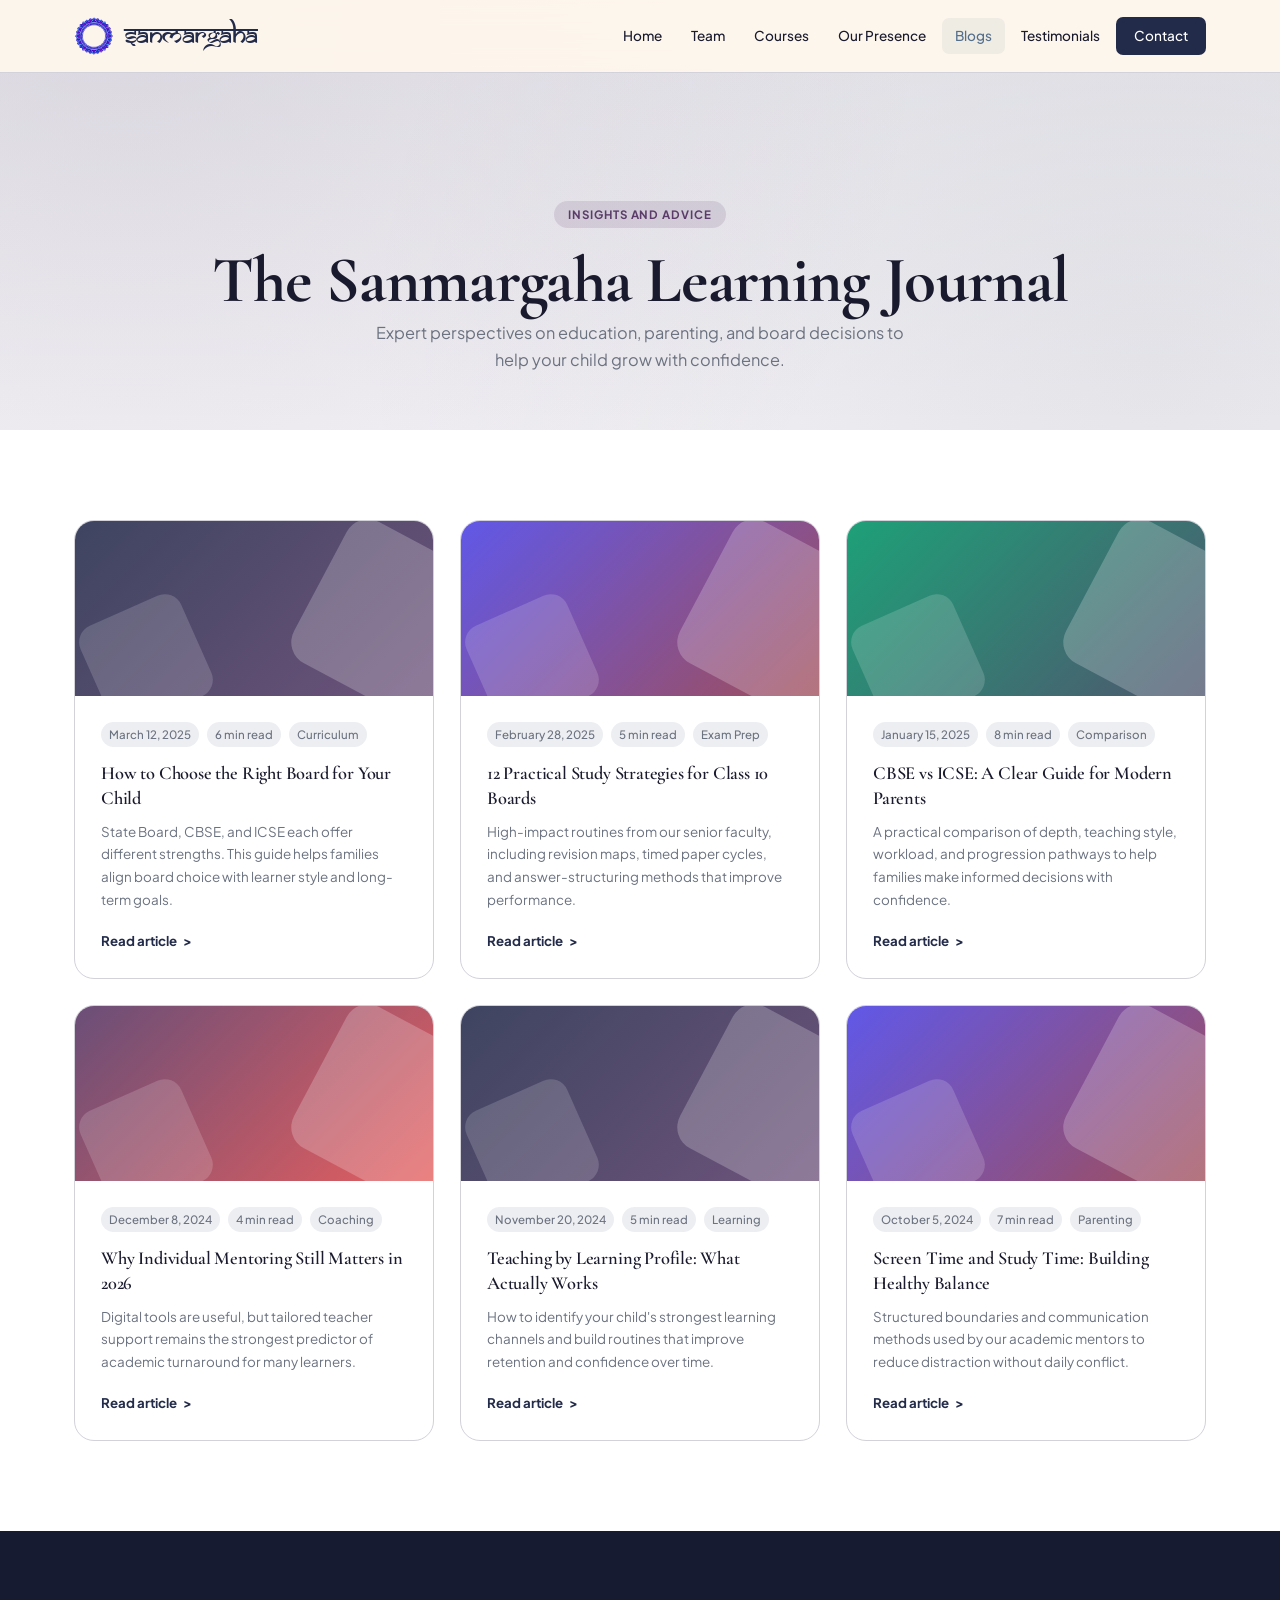
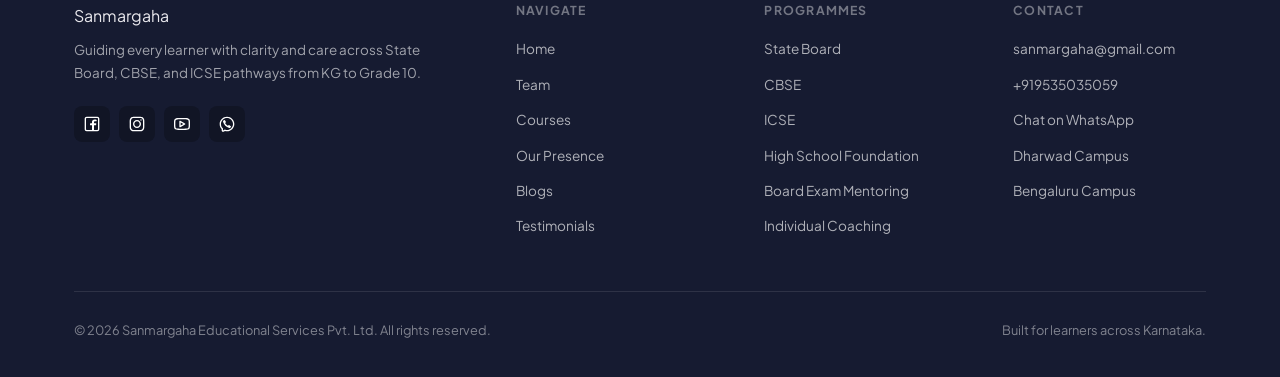
<file: blogs.html>
﻿<!DOCTYPE html>
<html lang="en">
<head>
  <meta charset="UTF-8" />
  <meta name="viewport" content="width=device-width, initial-scale=1.0" />
  <title>Blogs | Sanmargaha</title>
  <link rel="preconnect" href="https://fonts.googleapis.com" />
  <link rel="preconnect" href="https://fonts.gstatic.com" crossorigin />
  <link href="https://fonts.googleapis.com/css2?family=Cormorant+Garamond:ital,wght@0,400;0,600;0,700;1,400&family=Plus+Jakarta+Sans:wght@400;500;600;700&display=swap" rel="stylesheet" />
  <link rel="preload" href="assets/fonts/Samarkhan.TTF" as="font" type="font/ttf" crossorigin />
  <link rel="stylesheet" href="assets/css/styles.css" />
</head>
<body data-page="blogs">
  <a class="skip-link" href="#main">Skip to content</a>

  <div id="site-navigation"></div>

<main id="main" class="page-main">
    <section class="page-hero">
      <div class="container">
        <div class="tag">Insights and Advice</div>
        <h1>The Sanmargaha Learning Journal</h1>
        <p>Expert perspectives on education, parenting, and board decisions to help your child grow with confidence.</p>
      </div>
    </section>

    <section class="sp" style="background: #fff;">
      <div class="container">
        <div class="bl-grid">
          <article class="blc rv">
            <div class="blc-img bg-b1"></div>
            <div class="blc-body">
              <div class="bl-meta">
                <span>March 12, 2025</span>
                <span>6 min read</span>
                <span>Curriculum</span>
              </div>
              <h3>How to Choose the Right Board for Your Child</h3>
              <p>State Board, CBSE, and ICSE each offer different strengths. This guide helps families align board choice with learner style and long-term goals.</p>
              <a class="read-more" href="contact.html">Read article</a>
            </div>
          </article>

          <article class="blc rv d1">
            <div class="blc-img bg-b2"></div>
            <div class="blc-body">
              <div class="bl-meta">
                <span>February 28, 2025</span>
                <span>5 min read</span>
                <span>Exam Prep</span>
              </div>
              <h3>12 Practical Study Strategies for Class 10 Boards</h3>
              <p>High-impact routines from our senior faculty, including revision maps, timed paper cycles, and answer-structuring methods that improve performance.</p>
              <a class="read-more" href="contact.html">Read article</a>
            </div>
          </article>

          <article class="blc rv d2">
            <div class="blc-img bg-b3"></div>
            <div class="blc-body">
              <div class="bl-meta">
                <span>January 15, 2025</span>
                <span>8 min read</span>
                <span>Comparison</span>
              </div>
              <h3>CBSE vs ICSE: A Clear Guide for Modern Parents</h3>
              <p>A practical comparison of depth, teaching style, workload, and progression pathways to help families make informed decisions with confidence.</p>
              <a class="read-more" href="contact.html">Read article</a>
            </div>
          </article>

          <article class="blc rv">
            <div class="blc-img bg-b4"></div>
            <div class="blc-body">
              <div class="bl-meta">
                <span>December 8, 2024</span>
                <span>4 min read</span>
                <span>Coaching</span>
              </div>
              <h3>Why Individual Mentoring Still Matters in 2026</h3>
              <p>Digital tools are useful, but tailored teacher support remains the strongest predictor of academic turnaround for many learners.</p>
              <a class="read-more" href="contact.html">Read article</a>
            </div>
          </article>

          <article class="blc rv d1">
            <div class="blc-img bg-b1"></div>
            <div class="blc-body">
              <div class="bl-meta">
                <span>November 20, 2024</span>
                <span>5 min read</span>
                <span>Learning</span>
              </div>
              <h3>Teaching by Learning Profile: What Actually Works</h3>
              <p>How to identify your child&apos;s strongest learning channels and build routines that improve retention and confidence over time.</p>
              <a class="read-more" href="contact.html">Read article</a>
            </div>
          </article>

          <article class="blc rv d2">
            <div class="blc-img bg-b2"></div>
            <div class="blc-body">
              <div class="bl-meta">
                <span>October 5, 2024</span>
                <span>7 min read</span>
                <span>Parenting</span>
              </div>
              <h3>Screen Time and Study Time: Building Healthy Balance</h3>
              <p>Structured boundaries and communication methods used by our academic mentors to reduce distraction without daily conflict.</p>
              <a class="read-more" href="contact.html">Read article</a>
            </div>
          </article>
        </div>
      </div>
    </section>
  </main>

  <div id="site-footer"></div>

  <button class="to-top" id="toTop" aria-label="Back to top">^</button>

  <script src="assets/js/navigation.js"></script>
  <script src="assets/js/footer.js"></script>
  <script src="assets/js/main.js"></script>
</body>
</html>
</file>
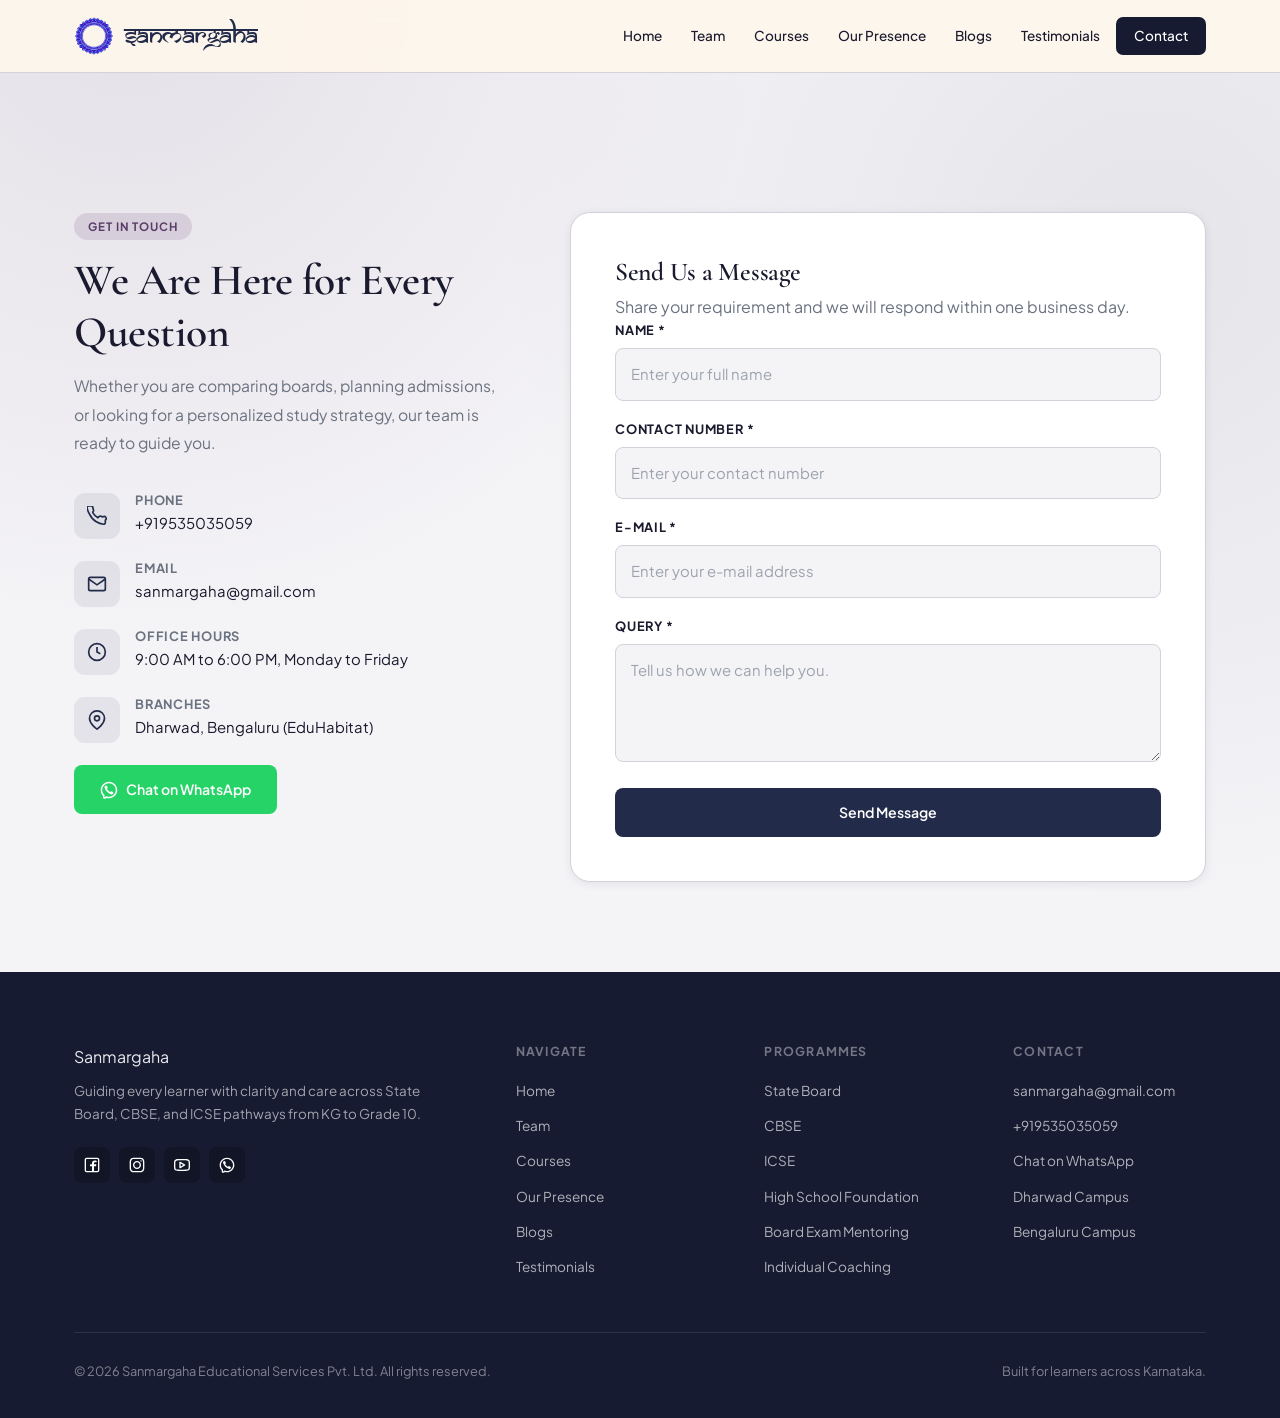
<file: contact.html>
﻿<!DOCTYPE html>
<html lang="en">
<head>
  <meta charset="UTF-8" />
  <meta name="viewport" content="width=device-width, initial-scale=1.0" />
  <title>Contact | Sanmargaha</title>
  <link rel="preconnect" href="https://fonts.googleapis.com" />
  <link rel="preconnect" href="https://fonts.gstatic.com" crossorigin />
  <link href="https://fonts.googleapis.com/css2?family=Cormorant+Garamond:ital,wght@0,400;0,600;0,700;1,400&family=Plus+Jakarta+Sans:wght@400;500;600;700&display=swap" rel="stylesheet" />
  <link rel="preload" href="assets/fonts/Samarkhan.TTF" as="font" type="font/ttf" crossorigin />
  <link rel="stylesheet" href="assets/css/styles.css" />
</head>
<body data-page="contact">
  <a class="skip-link" href="#main">Skip to content</a>

  <div id="site-navigation"></div>

<main id="main" class="page-main">
    <section class="con-page">
      <div class="container">
        <div class="con-grid">
          <div class="con-info rv">
            <div class="tag">Get in Touch</div>
            <h2>We Are Here for Every Question</h2>
            <p>Whether you are comparing boards, planning admissions, or looking for a personalized study strategy, our team is ready to guide you.</p>

            <div class="c-det">
              <div class="c-det-ic">
                <svg width="20" height="20" fill="none" stroke="currentColor" stroke-width="2" viewBox="0 0 24 24"><path d="M22 16.92v3a2 2 0 01-2.18 2 19.79 19.79 0 01-8.63-3.07A19.5 19.5 0 013.07 9.81a19.79 19.79 0 01-3.07-8.63A2 2 0 012 0h3a2 2 0 012 1.72c.127.96.361 1.903.7 2.81a2 2 0 01-.45 2.11L6.91 7.91a16 16 0 006.18 6.18l1.27-1.27a2 2 0 012.11-.45c.907.339 1.85.573 2.81.7A2 2 0 0122 16.92z"></path></svg>
              </div>
              <div>
                <h4>Phone</h4>
                <p>+919535035059</p>
              </div>
            </div>

            <div class="c-det">
              <div class="c-det-ic">
                <svg width="20" height="20" fill="none" stroke="currentColor" stroke-width="2" viewBox="0 0 24 24"><path d="M4 4h16c1.1 0 2 .9 2 2v12c0 1.1-.9 2-2 2H4c-1.1 0-2-.9-2-2V6c0-1.1.9-2 2-2z"></path><polyline points="22,6 12,13 2,6"></polyline></svg>
              </div>
              <div>
                <h4>Email</h4>
                <p>sanmargaha@gmail.com</p>
              </div>
            </div>

            <div class="c-det">
              <div class="c-det-ic">
                <svg width="20" height="20" fill="none" stroke="currentColor" stroke-width="2" viewBox="0 0 24 24"><circle cx="12" cy="12" r="10"></circle><polyline points="12,6 12,12 16,14"></polyline></svg>
              </div>
              <div>
                <h4>Office Hours</h4>
                <p>9:00 AM to 6:00 PM, Monday to Friday</p>
              </div>
            </div>

            <div class="c-det">
              <div class="c-det-ic">
                <svg width="20" height="20" fill="none" stroke="currentColor" stroke-width="2" viewBox="0 0 24 24"><path d="M21 10c0 7-9 13-9 13s-9-6-9-13a9 9 0 0118 0z"></path><circle cx="12" cy="10" r="3"></circle></svg>
              </div>
              <div>
                <h4>Branches</h4>
                <p>Dharwad, Bengaluru (EduHabitat)</p>
              </div>
            </div>

            <a class="btn btn-wa" href="https://wa.me/919535035059" target="_blank" rel="noopener noreferrer">
              <img src="assets/img/whatsapp-svgrepo-com.svg" alt="" width="18" height="18" loading="lazy" decoding="async" />
              Chat on WhatsApp
            </a>
          </div>

          <div class="c-form-wrap rv d2">
            <div id="formWrapper">
              <h3>Send Us a Message</h3>
              <p>Share your requirement and we will respond within one business day.</p>

              <form id="contactForm" action="https://formsubmit.co/sanmargaha@gmail.com" method="POST" data-route-email="true">
                <input type="hidden" name="_subject" value="New Contact Form Submission - Sanmargaha" />
                <input type="hidden" name="_captcha" value="false" />
                <input type="hidden" name="_template" value="table" />

                <div class="fg">
                  <label for="name">Name *</label>
                  <input id="name" name="name" class="fc-inp" type="text" placeholder="Enter your full name" required />
                </div>

                <div class="fg">
                  <label for="phone">Contact Number *</label>
                  <input id="phone" name="contact_number" class="fc-inp" type="tel" placeholder="Enter your contact number" required />
                </div>

                <div class="fg">
                  <label for="email">E-mail *</label>
                  <input id="email" name="email" class="fc-inp" type="email" placeholder="Enter your e-mail address" required />
                </div>

                <div class="fg">
                  <label for="message">Query *</label>
                  <textarea id="message" name="query" class="fc-inp" placeholder="Tell us how we can help you." required></textarea>
                </div>

                <button type="submit" class="btn btn-p" style="width: 100%;">Send Message</button>
              </form>
            </div>

            <div class="form-ok" id="formOk" aria-live="polite">
              <div class="ok-ic">OK</div>
              <h3>Message Received</h3>
              <p>Thank you for contacting us. A team member will connect with you shortly.</p>
              <button id="resetForm" class="btn btn-s" style="margin-top: 20px;">Send Another Message</button>
            </div>
          </div>
        </div>
      </div>
    </section>
  </main>

  <div id="site-footer"></div>

  <button class="to-top" id="toTop" aria-label="Back to top">^</button>

  <script src="assets/js/navigation.js"></script>
  <script src="assets/js/footer.js"></script>
  <script src="assets/js/main.js"></script>
</body>
</html>
</file>
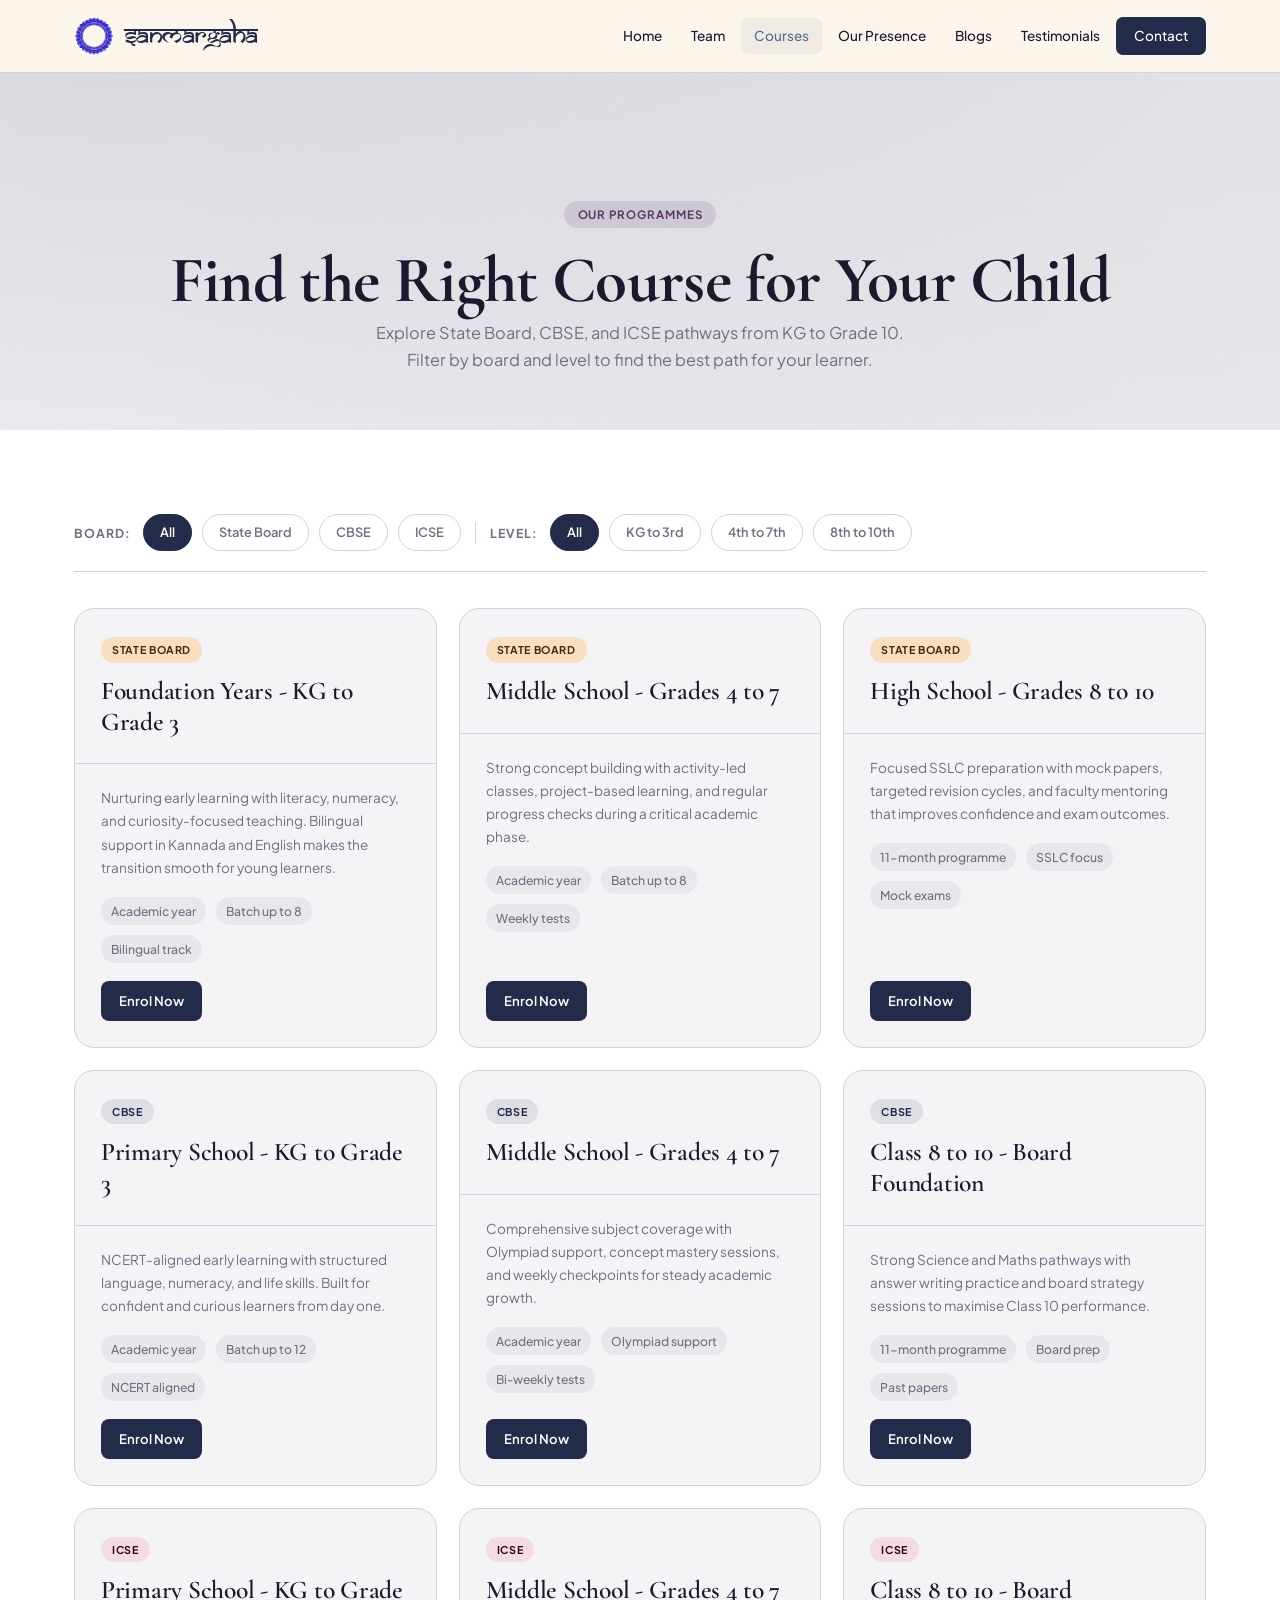
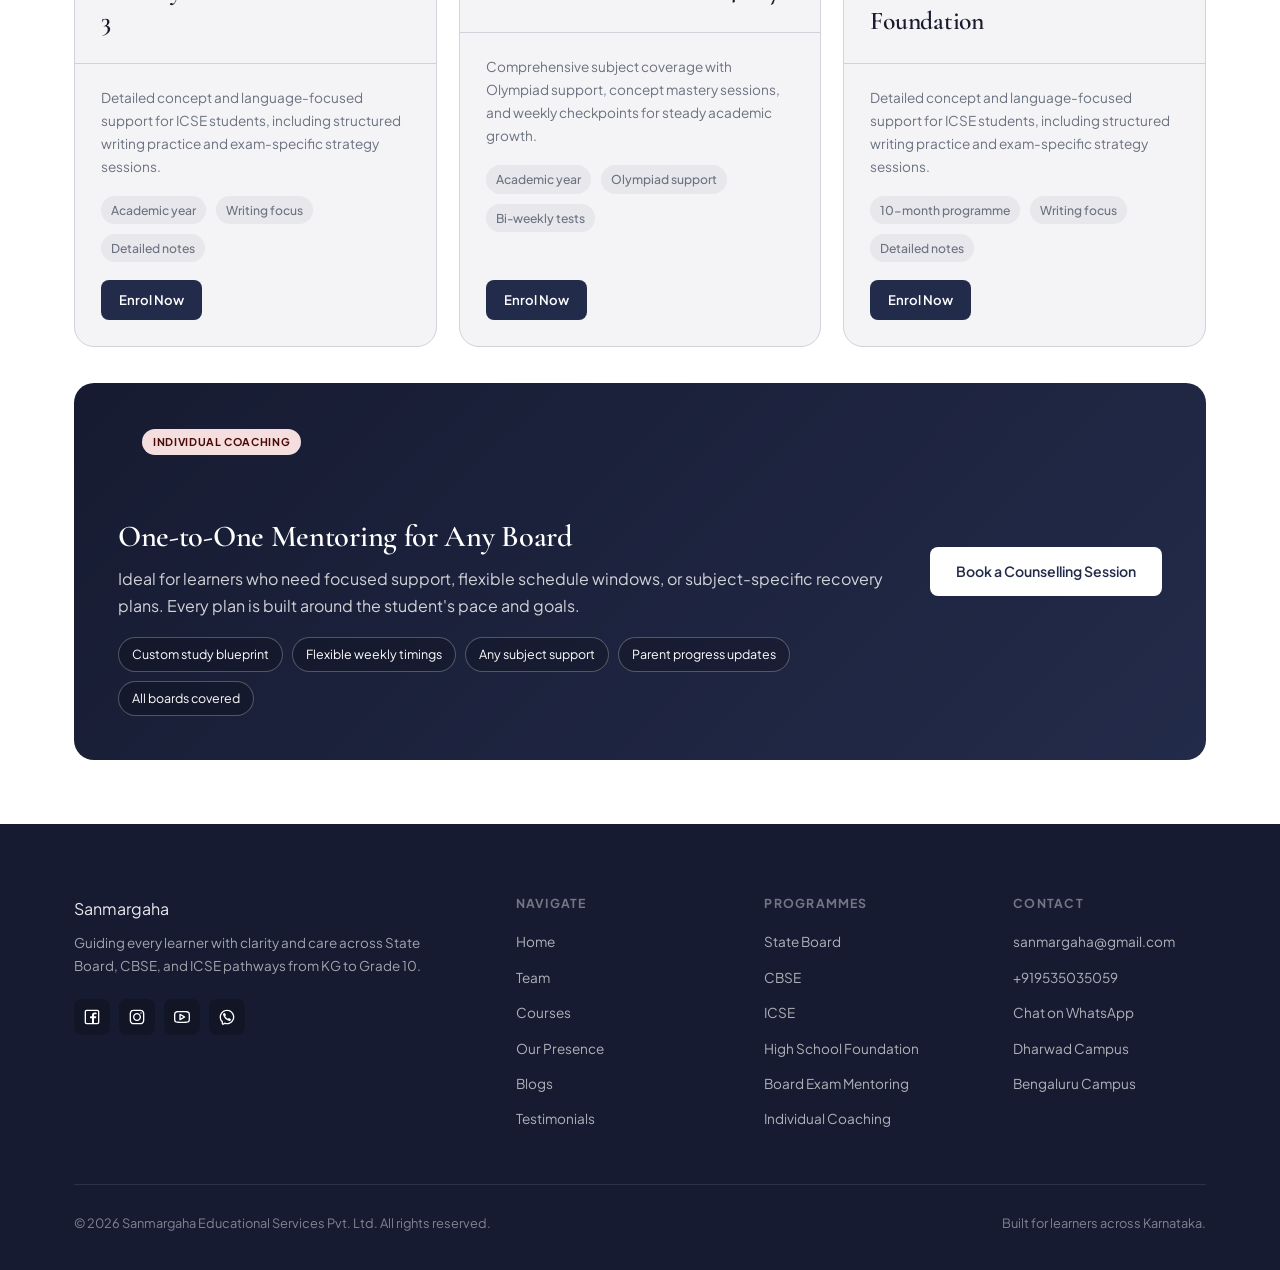
<file: courses.html>
﻿<!DOCTYPE html>
<html lang="en">
<head>
  <meta charset="UTF-8" />
  <meta name="viewport" content="width=device-width, initial-scale=1.0" />
  <title>Courses | Sanmargaha</title>
  <link rel="preconnect" href="https://fonts.googleapis.com" />
  <link rel="preconnect" href="https://fonts.gstatic.com" crossorigin />
  <link href="https://fonts.googleapis.com/css2?family=Cormorant+Garamond:ital,wght@0,400;0,600;0,700;1,400&family=Plus+Jakarta+Sans:wght@400;500;600;700&display=swap" rel="stylesheet" />
  <link rel="preload" href="assets/fonts/Samarkhan.TTF" as="font" type="font/ttf" crossorigin />
  <link rel="stylesheet" href="assets/css/styles.css" />
</head>
<body data-page="courses">
  <a class="skip-link" href="#main">Skip to content</a>

  <div id="site-navigation"></div>

<main id="main" class="page-main">
    <section class="page-hero">
      <div class="container">
        <div class="tag">Our Programmes</div>
        <h1>Find the Right Course for Your Child</h1>
        <p>Explore State Board, CBSE, and ICSE pathways from KG to Grade 10. Filter by board and level to find the best path for your learner.</p>
      </div>
    </section>

    <section class="filter-sec sp-sm">
      <div class="container">
        <div class="fbar">
          <span class="flabel">Board:</span>
          <button class="fbtn active" data-filter="board" data-val="all">All</button>
          <button class="fbtn" data-filter="board" data-val="state">State Board</button>
          <button class="fbtn" data-filter="board" data-val="cbse">CBSE</button>
          <button class="fbtn" data-filter="board" data-val="icse">ICSE</button>

          <div class="fdiv"></div>

          <span class="flabel">Level:</span>
          <button class="fbtn active" data-filter="level" data-val="all">All</button>
          <button class="fbtn" data-filter="level" data-val="kg3">KG to 3rd</button>
          <button class="fbtn" data-filter="level" data-val="47">4th to 7th</button>
          <button class="fbtn" data-filter="level" data-val="810">8th to 10th</button>
        </div>

        <div class="c-full-grid" id="coursesGrid">
          <article class="cfc rv" data-board="state" data-level="kg3">
            <div class="cfc-h">
              <div class="bdg b-state">State Board</div>
              <h3>Foundation Years - KG to Grade 3</h3>
            </div>
            <div class="cfc-b">
              <p>Nurturing early learning with literacy, numeracy, and curiosity-focused teaching. Bilingual support in Kannada and English makes the transition smooth for young learners.</p>
              <div class="c-dets">
                <span class="c-chip">Academic year</span>
                <span class="c-chip">Batch up to 8</span>
                <span class="c-chip">Bilingual track</span>
              </div>
              <a class="btn btn-p btn-sm" href="contact.html">Enrol Now</a>
            </div>
          </article>

          <article class="cfc rv d1" data-board="state" data-level="47">
            <div class="cfc-h">
              <div class="bdg b-state">State Board</div>
              <h3>Middle School - Grades 4 to 7</h3>
            </div>
            <div class="cfc-b">
              <p>Strong concept building with activity-led classes, project-based learning, and regular progress checks during a critical academic phase.</p>
              <div class="c-dets">
                <span class="c-chip">Academic year</span>
                <span class="c-chip">Batch up to 8</span>
                <span class="c-chip">Weekly tests</span>
              </div>
              <a class="btn btn-p btn-sm" href="contact.html">Enrol Now</a>
            </div>
          </article>

          <article class="cfc rv d2" data-board="state" data-level="810">
            <div class="cfc-h">
              <div class="bdg b-state">State Board</div>
              <h3>High School - Grades 8 to 10</h3>
            </div>
            <div class="cfc-b">
              <p>Focused SSLC preparation with mock papers, targeted revision cycles, and faculty mentoring that improves confidence and exam outcomes.</p>
              <div class="c-dets">
                <span class="c-chip">11-month programme</span>
                <span class="c-chip">SSLC focus</span>
                <span class="c-chip">Mock exams</span>
              </div>
              <a class="btn btn-p btn-sm" href="contact.html">Enrol Now</a>
            </div>
          </article>

          <article class="cfc rv" data-board="cbse" data-level="kg3">
            <div class="cfc-h">
              <div class="bdg b-cbse">CBSE</div>
              <h3>Primary School - KG to Grade 3</h3>
            </div>
            <div class="cfc-b">
              <p>NCERT-aligned early learning with structured language, numeracy, and life skills. Built for confident and curious learners from day one.</p>
              <div class="c-dets">
                <span class="c-chip">Academic year</span>
                <span class="c-chip">Batch up to 12</span>
                <span class="c-chip">NCERT aligned</span>
              </div>
              <a class="btn btn-p btn-sm" href="contact.html">Enrol Now</a>
            </div>
          </article>

          <article class="cfc rv d1" data-board="cbse" data-level="47">
            <div class="cfc-h">
              <div class="bdg b-cbse">CBSE</div>
              <h3>Middle School - Grades 4 to 7</h3>
            </div>
            <div class="cfc-b">
              <p>Comprehensive subject coverage with Olympiad support, concept mastery sessions, and weekly checkpoints for steady academic growth.</p>
              <div class="c-dets">
                <span class="c-chip">Academic year</span>
                <span class="c-chip">Olympiad support</span>
                <span class="c-chip">Bi-weekly tests</span>
              </div>
              <a class="btn btn-p btn-sm" href="contact.html">Enrol Now</a>
            </div>
          </article>

          <article class="cfc rv d2" data-board="cbse" data-level="810">
            <div class="cfc-h">
              <div class="bdg b-cbse">CBSE</div>
              <h3>Class 8 to 10 - Board Foundation</h3>
            </div>
            <div class="cfc-b">
              <p>Strong Science and Maths pathways with answer writing practice and board strategy sessions to maximise Class 10 performance.</p>
              <div class="c-dets">
                <span class="c-chip">11-month programme</span>
                <span class="c-chip">Board prep</span>
                <span class="c-chip">Past papers</span>
              </div>
              <a class="btn btn-p btn-sm" href="contact.html">Enrol Now</a>
            </div>
          </article>

          <article class="cfc rv" data-board="icse" data-level="kg3">
            <div class="cfc-h">
              <div class="bdg b-icse">ICSE</div>
              <h3>Primary School - KG to Grade 3</h3>
            </div>
            <div class="cfc-b">
              <p>Detailed concept and language-focused support for ICSE students, including structured writing practice and exam-specific strategy sessions.</p>
              <div class="c-dets">
                <span class="c-chip">Academic year</span>
                <span class="c-chip">Writing focus</span>
                <span class="c-chip">Detailed notes</span>
              </div>
              <a class="btn btn-p btn-sm" href="contact.html">Enrol Now</a>
            </div>
          </article>

          <article class="cfc rv d1" data-board="icse" data-level="47">
            <div class="cfc-h">
              <div class="bdg b-icse">ICSE</div>
              <h3>Middle School - Grades 4 to 7</h3>
            </div>
            <div class="cfc-b">
              <p>Comprehensive subject coverage with Olympiad support, concept mastery sessions, and weekly checkpoints for steady academic growth.</p>
              <div class="c-dets">
                <span class="c-chip">Academic year</span>
                <span class="c-chip">Olympiad support</span>
                <span class="c-chip">Bi-weekly tests</span>
              </div>
              <a class="btn btn-p btn-sm" href="contact.html">Enrol Now</a>
            </div>
          </article>

          <article class="cfc rv d2" data-board="icse" data-level="810">
            <div class="cfc-h">
              <div class="bdg b-icse">ICSE</div>
              <h3>Class 8 to 10 - Board Foundation</h3>
            </div>
            <div class="cfc-b">
              <p>Detailed concept and language-focused support for ICSE students, including structured writing practice and exam-specific strategy sessions.</p>
              <div class="c-dets">
                <span class="c-chip">10-month programme</span>
                <span class="c-chip">Writing focus</span>
                <span class="c-chip">Detailed notes</span>
              </div>
              <a class="btn btn-p btn-sm" href="contact.html">Enrol Now</a>
            </div>
          </article>
        </div>

        <div class="no-results" id="noResults">No course cards match this filter combination. Try a different board or level.</div>

        <section class="ind-card rv">
          <div>
            <div class="bdg b-ind" style="border-radius: var(--radius-lg); margin: 0 24px 64px;">Individual Coaching</div>
            <h3>One-to-One Mentoring for Any Board</h3>
            <p>Ideal for learners who need focused support, flexible schedule windows, or subject-specific recovery plans. Every plan is built around the student&apos;s pace and goals.</p>
            <div class="perks">
              <span class="pk">Custom study blueprint</span>
              <span class="pk">Flexible weekly timings</span>
              <span class="pk">Any subject support</span>
              <span class="pk">Parent progress updates</span>
              <span class="pk">All boards covered</span>
            </div>
          </div>
          <div>
            <a class="btn btn-w" href="contact.html">Book a Counselling Session</a>
          </div>
        </section>
      </div>
    </section>
  </main>

  <div id="site-footer"></div>

  <button class="to-top" id="toTop" aria-label="Back to top">^</button>

  <script src="assets/js/navigation.js"></script>
  <script src="assets/js/footer.js"></script>
  <script src="assets/js/main.js"></script>
</body>
</html>
</file>
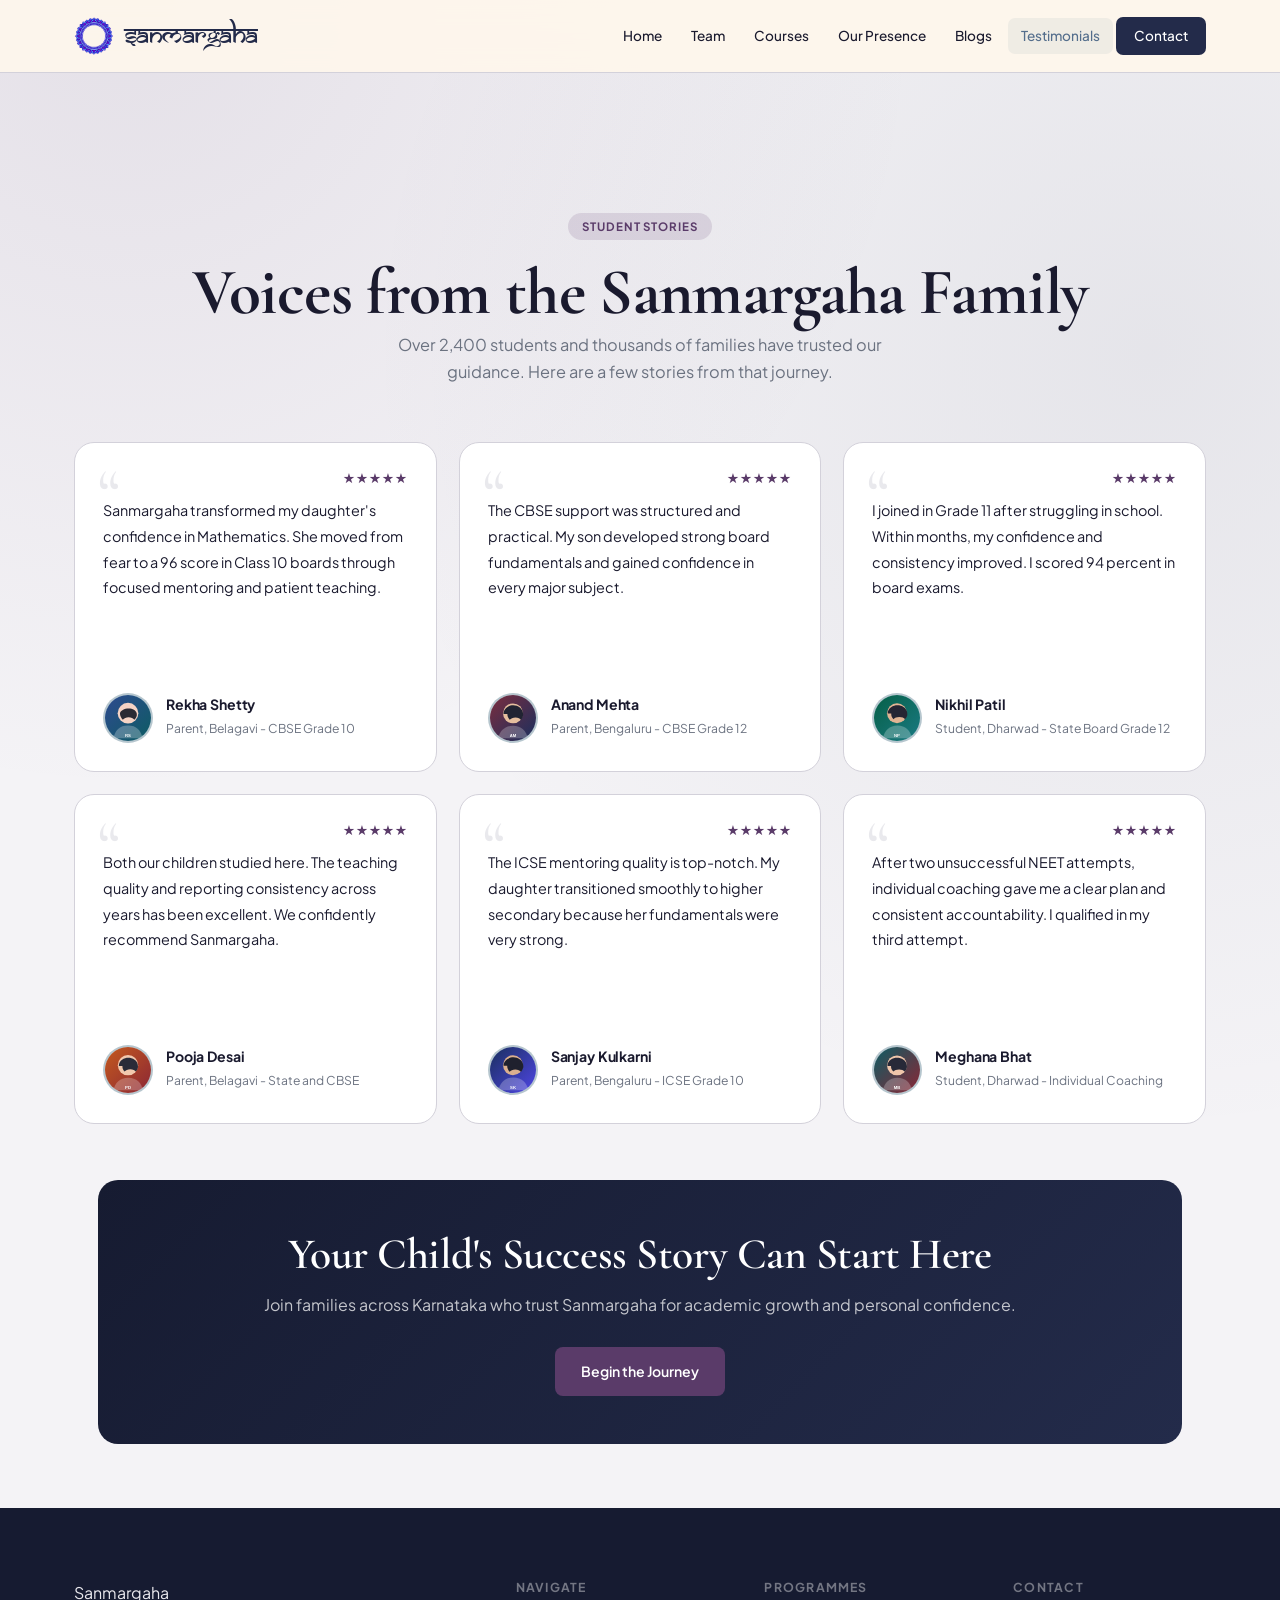
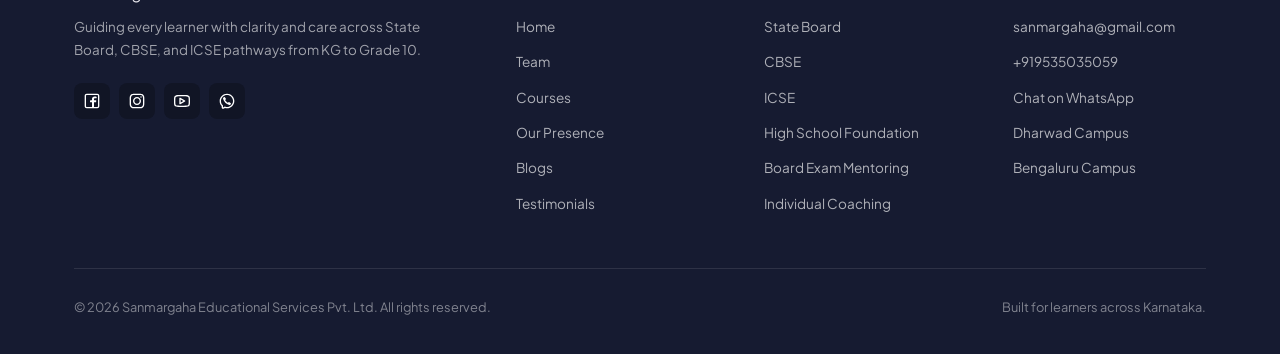
<file: testimonials.html>
﻿<!DOCTYPE html>
<html lang="en">
<head>
  <meta charset="UTF-8" />
  <meta name="viewport" content="width=device-width, initial-scale=1.0" />
  <title>Testimonials | Sanmargaha</title>
  <link rel="preconnect" href="https://fonts.googleapis.com" />
  <link rel="preconnect" href="https://fonts.gstatic.com" crossorigin />
  <link href="https://fonts.googleapis.com/css2?family=Cormorant+Garamond:ital,wght@0,400;0,600;0,700;1,400&family=Plus+Jakarta+Sans:wght@400;500;600;700&display=swap" rel="stylesheet" />
  <link rel="preload" href="assets/fonts/Samarkhan.TTF" as="font" type="font/ttf" crossorigin />
  <link rel="stylesheet" href="assets/css/styles.css" />
</head>
<body data-page="testimonials">
  <a class="skip-link" href="#main">Skip to content</a>

  <div id="site-navigation"></div>

<main id="main" class="page-main">
    <section class="tes-page">
      <div class="container">
        <div class="tes-intro rv">
          <div class="tag">Student Stories</div>
          <h1>Voices from the Sanmargaha Family</h1>
          <p style="max-width: 540px; margin: 0 auto; font-size: 1.02rem;">Over 2,400 students and thousands of families have trusted our guidance. Here are a few stories from that journey.</p>
        </div>

        <div class="tes-grid">
          <article class="tmc rv">
            <div class="tstars" aria-label="5 out of 5 stars">&#9733;&#9733;&#9733;&#9733;&#9733;</div>
            <p class="t-text">Sanmargaha transformed my daughter&apos;s confidence in Mathematics. She moved from fear to a 96 score in Class 10 boards through focused mentoring and patient teaching.</p>
            <div class="t-author">
              <div class="t-photo-wrap">
                <img class="t-photo" src="assets/img/testimonials/rekha-shetty.svg" alt="Rekha Shetty" loading="lazy" />
              </div>
              <div class="t-info"><h5>Rekha Shetty</h5><span>Parent, Belagavi - CBSE Grade 10</span></div>
            </div>
          </article>

          <article class="tmc rv d1">
            <div class="tstars" aria-label="5 out of 5 stars">&#9733;&#9733;&#9733;&#9733;&#9733;</div>
            <p class="t-text">The CBSE support was structured and practical. My son developed strong board fundamentals and gained confidence in every major subject.</p>
            <div class="t-author">
              <div class="t-photo-wrap">
                <img class="t-photo" src="assets/img/testimonials/anand-mehta.svg" alt="Anand Mehta" loading="lazy" />
              </div>
              <div class="t-info"><h5>Anand Mehta</h5><span>Parent, Bengaluru - CBSE Grade 12</span></div>
            </div>
          </article>

          <article class="tmc rv d2">
            <div class="tstars" aria-label="5 out of 5 stars">&#9733;&#9733;&#9733;&#9733;&#9733;</div>
            <p class="t-text">I joined in Grade 11 after struggling in school. Within months, my confidence and consistency improved. I scored 94 percent in board exams.</p>
            <div class="t-author">
              <div class="t-photo-wrap">
                <img class="t-photo" src="assets/img/testimonials/nikhil-patil.svg" alt="Nikhil Patil" loading="lazy" />
              </div>
              <div class="t-info"><h5>Nikhil Patil</h5><span>Student, Dharwad - State Board Grade 12</span></div>
            </div>
          </article>

          <article class="tmc rv">
            <div class="tstars" aria-label="5 out of 5 stars">&#9733;&#9733;&#9733;&#9733;&#9733;</div>
            <p class="t-text">Both our children studied here. The teaching quality and reporting consistency across years has been excellent. We confidently recommend Sanmargaha.</p>
            <div class="t-author">
              <div class="t-photo-wrap">
                <img class="t-photo" src="assets/img/testimonials/pooja-desai.svg" alt="Pooja Desai" loading="lazy" />
              </div>
              <div class="t-info"><h5>Pooja Desai</h5><span>Parent, Belagavi - State and CBSE</span></div>
            </div>
          </article>

          <article class="tmc rv d1">
            <div class="tstars" aria-label="5 out of 5 stars">&#9733;&#9733;&#9733;&#9733;&#9733;</div>
            <p class="t-text">The ICSE mentoring quality is top-notch. My daughter transitioned smoothly to higher secondary because her fundamentals were very strong.</p>
            <div class="t-author">
              <div class="t-photo-wrap">
                <img class="t-photo" src="assets/img/testimonials/sanjay-kulkarni.svg" alt="Sanjay Kulkarni" loading="lazy" />
              </div>
              <div class="t-info"><h5>Sanjay Kulkarni</h5><span>Parent, Bengaluru - ICSE Grade 10</span></div>
            </div>
          </article>

          <article class="tmc rv d2">
            <div class="tstars" aria-label="5 out of 5 stars">&#9733;&#9733;&#9733;&#9733;&#9733;</div>
            <p class="t-text">After two unsuccessful NEET attempts, individual coaching gave me a clear plan and consistent accountability. I qualified in my third attempt.</p>
            <div class="t-author">
              <div class="t-photo-wrap">
                <img class="t-photo" src="assets/img/testimonials/meghana-bhat.svg" alt="Meghana Bhat" loading="lazy" />
              </div>
              <div class="t-info"><h5>Meghana Bhat</h5><span>Student, Dharwad - Individual Coaching</span></div>
            </div>
          </article>
        </div>

        <section class="tes-banner rv"
        style="border-radius: var(--radius-lg); margin: 0 24px 64px;">
          <h2>Your Child&apos;s Success Story Can Start Here</h2>
          <p>Join families across Karnataka who trust Sanmargaha for academic growth and personal confidence.</p>
          <a class="btn btn-a" href="contact.html">Begin the Journey</a>
        </section>
      </div>
    </section>
  </main>

  <div id="site-footer"></div>

  <button class="to-top" id="toTop" aria-label="Back to top">^</button>

  <script src="assets/js/navigation.js"></script>
  <script src="assets/js/footer.js"></script>
  <script src="assets/js/main.js"></script>
</body>
</html>
</file>
<file: assets/css/styles.css>
@font-face {
  font-family: "Samarkhan";
  src:
    local("Samarkhan"),
    local("Samarkan"),
    url("../fonts/Samarkhan.TTF") format("truetype");
  font-weight: 400;
  font-style: normal;
  font-display: swap;
}

:root {
  --navy: #232b4a;
  --slate: #546e8c;
  --navy-dark: #161b31;
  --indigo: #2417d8;
  --plum: #5a3b69;
  --plum-dark: #3d264a;
  --frost: #f4f3f6;
  --frost-alt: #e9e8ed;
  --white: #ffffff;
  --text: #1a1a2e;
  --muted: #6b7280;
  --light: #9ca3af;
  --border: #d3d1da;
  --ok: #0f8b5f;
  --shadow-sm: 0 2px 10px rgba(35, 43, 74, 0.08);
  --shadow-md: 0 10px 28px rgba(35, 43, 74, 0.13);
  --shadow-lg: 0 22px 60px rgba(35, 43, 74, 0.17);
  --radius-sm: 8px;
  --radius: 12px;
  --radius-lg: 20px;
  --radius-xl: 28px;
  --ease: all 0.3s cubic-bezier(0.4, 0, 0.2, 1);
}

*,
*::before,
*::after {
  box-sizing: border-box;
  margin: 0;
  padding: 0;
}

html {
  scroll-behavior: smooth;
  font-size: 16px;
}

body {
  font-family: "Plus Jakarta Sans", sans-serif;
  color: var(--text);
  background:
    radial-gradient(circle at 10% 0%, rgba(90, 59, 105, 0.1), transparent 35%),
    radial-gradient(circle at 90% 18%, rgba(35, 43, 74, 0.07), transparent 40%),
    var(--frost);
  line-height: 1.65;
  overflow-x: hidden;
}

h1,
h2,
h3,
h4,
h5,
h6 {
  font-family: "Cormorant Garamond", serif;
  line-height: 1.2;
  letter-spacing: -0.01em;
}

h1 {
  font-size: clamp(2.2rem, 5.1vw, 4.2rem);
  font-weight: 700;
}

h2 {
  font-size: clamp(1.7rem, 3.4vw, 2.8rem);
  font-weight: 600;
}

h3 {
  font-size: clamp(1.1rem, 2vw, 1.6rem);
  font-weight: 600;
}

p {
  color: var(--muted);
}

img {
  display: block;
  max-width: 100%;
}

a {
  color: inherit;
  text-decoration: none;
}

button,
input,
textarea,
select {
  font: inherit;
}

:focus-visible {
  outline: 3px solid rgba(35, 43, 74, 0.38);
  outline-offset: 2px;
}

.skip-link {
  position: absolute;
  left: 12px;
  top: -48px;
  z-index: 2000;
  background: var(--navy-dark);
  color: #fff;
  padding: 10px 14px;
  border-radius: var(--radius-sm);
  font-size: 0.85rem;
  font-weight: 600;
}

.skip-link:focus {
  top: 12px;
}

main {
  min-height: 70vh;
}

.container {
  max-width: 1180px;
  margin: 0 auto;
  padding: 0 24px;
}

.sp {
  padding: clamp(56px, 7vw, 92px) 0;
}

.sp-sm {
  padding: clamp(42px, 5vw, 64px) 0;
}

.tag {
  display: inline-block;
  padding: 4px 14px;
  border-radius: 999px;
  font-size: 0.72rem;
  font-weight: 700;
  letter-spacing: 0.08em;
  text-transform: uppercase;
  background: rgba(90, 59, 105, 0.14);
  color: var(--plum);
  margin-bottom: 14px;
}

.sh {
  text-align: center;
  margin-bottom: 56px;
}

.sh h2 {
  margin-bottom: 14px;
}

.sh p {
  max-width: 560px;
  margin: 0 auto;
  font-size: 0.98rem;
}

.samarkhan-word {
  font-family: "Samarkhan", "Samarkan", "Cormorant Garamond", serif;
  font-weight: 400;
}

.link-line {
  display: inline-flex;
  align-items: center;
  gap: 8px;
  color: var(--slate);
  font-size: 0.86rem;
  font-weight: 700;
}

.link-line::after {
  content: ">";
  transition: transform 0.2s ease;
}

.link-line:hover::after {
  transform: translateX(4px);
}

.btn {
  display: inline-flex;
  align-items: center;
  justify-content: center;
  gap: 8px;
  border: none;
  border-radius: var(--radius-sm);
  font-size: 0.88rem;
  font-weight: 600;
  padding: 13px 26px;
  cursor: pointer;
  transition: var(--ease);
}

.btn-p {
  background: var(--navy);
  color: #fff;
}

.btn-p:hover {
  transform: translateY(-2px);
  background: var(--navy-dark);
  box-shadow: 0 8px 20px rgba(35, 43, 74, 0.3);
}

.btn-s {
  background: transparent;
  color: var(--slate);
  border: 2px solid var(--slate);
}

.btn-s:hover {
  background: var(--slate);
  color: #fff;
  transform: translateY(-2px);
  box-shadow: 0 8px 20px rgba(84, 110, 140, 0.3);
}

.btn-a {
  background: var(--plum);
  color: #fff;
}

.btn-a:hover {
  background: var(--plum-dark);
  transform: translateY(-2px);
  box-shadow: 0 8px 20px rgba(90, 59, 105, 0.32);
}

.btn-wa {
  background: #25d366;
  color: #ffffff;
}

.btn-wa:hover {
  background: #1da851;
  transform: translateY(-2px);
  box-shadow: 0 8px 20px rgba(37, 211, 102, 0.34);
}

.btn-wa img {
  width: 18px;
  height: 18px;
  display: block;
  object-fit: contain;
}

.btn-w {
  background: #fff;
  color: var(--navy);
}

.btn-w:hover {
  background: var(--frost);
  color: var(--slate);
  transform: translateY(-2px);
}

.btn-sm {
  padding: 9px 18px;
  font-size: 0.82rem;
}

header {
  position: fixed;
  top: 0;
  left: 0;
  right: 0;
  z-index: 1500;
  background: rgba(253, 246, 236, 0.96);
  border-bottom: 1px solid var(--border);
  backdrop-filter: blur(14px);
  -webkit-backdrop-filter: blur(14px);
  transition: var(--ease);
}

header.sc {
  box-shadow: 0 4px 22px rgba(35, 43, 74, 0.11);
}

nav {
  display: flex;
  align-items: center;
  justify-content: space-between;
  height: 72px;
}

.logo {
  display: inline-flex;
  align-items: center;
  gap: 10px;
  line-height: 1;
}

.logo-image {
  display: block;
  height: 40px;
  width: auto;
  max-width: 40px;
  object-fit: contain;
}

.logo-text {
  font-family: "Samarkhan", "Samarkan", "Cormorant Garamond", serif;
  font-size: 1.7rem;
  /* font-weight: 700; */
  letter-spacing: -0.02em;
  color: var(--navy);
}

.nav-links {
  list-style: none;
  display: flex;
  align-items: center;
  gap: 3px;
}

.nav-links a {
  display: block;
  padding: 7px 13px;
  border-radius: 7px;
  color: var(--text);
  font-size: 0.85rem;
  font-weight: 500;
  transition: var(--ease);
}

.nav-links a:hover,
.nav-links a.active {
  background: rgba(84, 110, 140, 0.08); /* --slate rgba */
  color: var(--slate);
}

.nav-cta {
  background: var(--navy);
  color: #fff !important;
  padding: 8px 18px !important;
}

.nav-cta:hover {
  background: var(--navy-dark) !important;
}

.nav-links a.nav-cta.active {
  background: var(--navy-dark) !important;
  color: #fff !important;
}

.ham {
  display: none;
  flex-direction: column;
  gap: 5px;
  padding: 8px;
  border: none;
  border-radius: 8px;
  background: none;
  cursor: pointer;
}

.ham span {
  display: block;
  width: 24px;
  height: 2px;
  border-radius: 2px;
  background: var(--text);
  transition: var(--ease);
}

.ham.open span:nth-child(1) {
  transform: translateY(7px) rotate(45deg);
}

.ham.open span:nth-child(2) {
  opacity: 0;
}

.ham.open span:nth-child(3) {
  transform: translateY(-7px) rotate(-45deg);
}

.mob-menu {
  position: fixed;
  inset: 72px 0 0 0;
  z-index: 1400;
  background: var(--frost);
  padding: 28px 24px;
  overflow-y: auto;
  transform: translateX(105%);
  transition: transform 0.32s cubic-bezier(0.4, 0, 0.2, 1);
  display: none;
}

.mob-menu.open {
  transform: translateX(0);
}

.mob-menu ul {
  list-style: none;
  display: flex;
  flex-direction: column;
  gap: 2px;
}

.mob-menu ul a {
  display: block;
  padding: 15px 18px;
  border-bottom: 1px solid var(--border);
  border-radius: 10px;
  color: var(--text);
  font-size: 1.02rem;
  font-weight: 500;
}

.mob-menu ul a:hover,
.mob-menu ul a.active {
  background: rgba(84, 110, 140, 0.08); /* --slate */
  color: var(--slate);
}

.mob-menu-cta {
  margin-top: 24px;
  display: flex;
  flex-direction: column;
  gap: 10px;
}

.page-main {
  padding-top: 72px;
}

.hero {
  min-height: calc(100vh - 72px);
  position: relative;
  overflow: hidden;
  display: flex;
  align-items: center;
}

.hero-shell {
  width: 100%;
  position: relative;
  z-index: 2;
}

body[data-page="home"] .hero-shell {
  padding-top: clamp(18px, 3.2vw, 42px);
  padding-bottom: 10px;
}

.hero-main {
  display: grid;
  grid-template-columns: minmax(0, 1fr) minmax(340px, 500px);
  gap: 40px 56px;
  align-items: center;
}

.hero-bg {
  position: absolute;
  inset: 0;
  background:
    radial-gradient(ellipse 80% 60% at 72% 50%, rgba(35, 43, 74, 0.06), transparent 70%),
    radial-gradient(ellipse 55% 70% at 20% 10%, rgba(90, 59, 105, 0.09), transparent 60%);
}

.hero-dots {
  position: absolute;
  inset: 0;
  opacity: 0.7;
  background-image: radial-gradient(circle, rgba(35, 43, 74, 0.055) 1px, transparent 1px);
  background-size: 38px 38px;
}

.hero-content {
  position: relative;
  z-index: 2;
  max-width: 680px;
}

.hero-pill {
  display: inline-flex;
  align-items: center;
  gap: 8px;
  padding: 7px 16px;
  border-radius: 999px;
  border: 1px solid rgba(90, 59, 105, 0.25);
  background: rgba(90, 59, 105, 0.11);
  color: var(--plum);
  font-size: 0.77rem;
  letter-spacing: 0.07em;
  text-transform: uppercase;
  font-weight: 700;
  margin-bottom: 22px;
}

body[data-page="home"] .hero-pill {
  padding: 8px 20px;
  margin-bottom: 26px;
}

.hero-pill .dot {
  width: 7px;
  height: 7px;
  border-radius: 50%;
  background: var(--plum);
  animation: blink 1.6s infinite;
}

@keyframes blink {
  0%,
  100% {
    opacity: 1;
  }
  50% {
    opacity: 0.35;
  }
}

.hero h1 {
  color: var(--text);
  margin-bottom: 22px;
}

.hero h1 em {
  color: var(--indigo);
}

.hero p {
  max-width: 560px;
  font-size: 1.06rem;
  line-height: 1.8;
  margin-bottom: 32px;
}

.hero-btns {
  display: flex;
  gap: 12px;
  flex-wrap: wrap;
}

.hero-float {
  position: relative;
  width: 100%;
  display: flex;
  flex-direction: column;
  gap: 14px;
}

.hero-float-image {
  width: auto;
  max-width: 100%;
  height: auto;
  object-fit: contain;
  /* border-radius: var(--radius-lg);
  /* border: 1px solid rgba(84, 110, 140, 0.45); */
  /* box-shadow: var(--shadow-sm); */ 
}

.h-card {
  background: #fff;
  border-radius: var(--radius);
  border: 1px solid var(--border);
  box-shadow: var(--shadow-md);
  padding: 22px 24px;
  transition: var(--ease);
}

body[data-page="home"] .h-card,
body[data-page="home"] .h-stat,
body[data-page="home"] .ov-card {
  border-radius: var(--radius-lg);
}

body[data-page="home"] .h-card {
  box-shadow: var(--shadow-sm);
}

.h-card:hover {
  transform: translateY(-4px);
  box-shadow: var(--shadow-lg);
}

.h-card-grid {
  display: grid;
  gap: 14px;
  grid-template-columns: 1fr 1fr;
}

.h-card-row {
  display: flex;
  align-items: center;
  gap: 13px;
}

.h-card-icon {
  width: 46px;
  height: 46px;
  border-radius: 10px;
  display: inline-flex;
  align-items: center;
  justify-content: center;
  font-size: 0.78rem;
  font-weight: 700;
  letter-spacing: 0.05em;
  color: var(--navy-dark);
  background: rgba(35, 43, 74, 0.11);
  flex-shrink: 0;
}

.h-card h4 {
  font-family: "Plus Jakarta Sans", sans-serif;
  font-size: 0.9rem;
  margin-bottom: 2px;
}

.h-card p {
  margin: 0;
  font-size: 0.8rem;
}

.h-card-big {
  background: linear-gradient(135deg, var(--navy-dark), var(--navy));
  color: #fff;
  padding: 28px;
}

.h-card-big p,
.h-card-big h3,
.h-card-big h4 {
  color: #fff;
}

.h-card-big .small {
  color: rgba(255, 255, 255, 0.66);
  font-size: 0.78rem;
  text-transform: uppercase;
  letter-spacing: 0.07em;
  font-weight: 600;
}

.h-card-big .num {
  font-family: "Cormorant Garamond", serif;
  font-size: 3rem;
  line-height: 1;
  margin: 12px 0 4px;
}

.h-stats {
  margin-top: 40px;
  display: flex;
  flex-wrap: wrap;
  justify-content: center;
  align-items: stretch;
  gap: 12px;
}

body[data-page="home"] .h-stats {
  margin-top: 48px;
  gap: 16px;
}

.h-stat {
  background: #fff;
  border: 1px solid var(--border);
  border-radius: var(--radius);
  text-align: center;
  padding: 20px 16px;
  transition: var(--ease);
  flex: 1 1 220px;
  max-width: min(280px, 100%);
}

body[data-page="home"] .h-stat {
  padding: 22px 18px;
}

.h-stat:hover {
  transform: translateY(-4px);
  box-shadow: var(--shadow-md);
}

.h-stat .n {
  font-family: "Cormorant Garamond", serif;
  color: var(--navy);
  font-size: 2.3rem;
  line-height: 1;
}

.h-stat .l {
  font-size: 0.79rem;
  color: var(--muted);
  margin-top: 4px;
}

.overview {
  background: #fff;
}

.story-sec {
  padding-top: 12px;
}

.story-card {
  background: #fff;
  border: 1px solid var(--border);
  border-radius: var(--radius-xl);
  padding: clamp(28px, 4vw, 42px);
  box-shadow: var(--shadow-sm);
  text-align: center;
}

.story-card h2 {
  margin-bottom: 20px;
  font-family: "Samarkhan", "Samarkan", "Cormorant Garamond", serif;
  font-size: clamp(2.3rem, 5vw, 3.6rem);
  font-weight: 400;
  letter-spacing: 0.01em;
  text-transform: capitalize;
}

.story-card p {
  margin: 0;
  max-width: 1200px;
  font-size: clamp(1rem, 1.9vw, 1.08rem);
  line-height: 1.85;
}

.story-card p + p {
  margin-top: 18px;
}

.edu-habitat {
  background: var(--frost-alt);
}

.eh-grid {
  display: grid;
  grid-template-columns: 1.08fr 1fr;
  gap: 22px;
  align-items: stretch;
}

.eh-card {
  background: #fff;
  border: 1px solid var(--border);
  border-radius: var(--radius-lg);
  padding: 28px;
  box-shadow: var(--shadow-sm);
  transition: var(--ease);
}

.eh-card:hover {
  transform: translateY(-4px);
  box-shadow: var(--shadow-md);
}

.eh-model {
  grid-row: span 2;
}

.eh-card h3 {
  font-size: clamp(1.3rem, 2.2vw, 1.8rem);
  margin-bottom: 14px;
}

.eh-card p {
  margin: 0;
  line-height: 1.75;
}

.eh-list {
  list-style: none;
  display: flex;
  flex-direction: column;
  gap: 11px;
}

.eh-list li {
  position: relative;
  padding-left: 20px;
  font-size: 0.92rem;
  color: var(--muted);
  line-height: 1.6;
}

.eh-list li::before {
  content: "";
  position: absolute;
  left: 0;
  top: 0.63em;
  width: 8px;
  height: 8px;
  border-radius: 50%;
  background: var(--plum);
}

.eh-model h4 {
  margin: 18px 0 12px;
  font-family: "Plus Jakarta Sans", sans-serif;
  font-size: 0.85rem;
  font-weight: 700;
  letter-spacing: 0.05em;
  text-transform: uppercase;
  color: var(--navy);
}

.eh-pill-grid {
  display: grid;
  grid-template-columns: repeat(2, minmax(0, 1fr));
  gap: 10px;
}

.eh-pill {
  font-size: 0.82rem;
  color: var(--text);
  border-radius: 999px;
  border: 1px solid var(--border);
  background: var(--frost);
  padding: 8px 12px;
  line-height: 1.45;
}

.ov-grid {
  display: grid;
  grid-template-columns: 1fr 1fr;
  gap: 72px;
  align-items: center;
}

.ov-text h2 {
  margin-bottom: 18px;
}

.ov-text p {
  margin-bottom: 14px;
  line-height: 1.8;
}

.ov-feats {
  margin-top: 28px;
  display: flex;
  flex-direction: column;
  gap: 14px;
}

.feat {
  display: flex;
  gap: 14px;
  align-items: flex-start;
}

.feat-ic {
  width: 42px;
  height: 42px;
  border-radius: 10px;
  background: rgba(35, 43, 74, 0.09);
  color: var(--navy);
  display: inline-flex;
  align-items: center;
  justify-content: center;
  font-size: 0.74rem;
  font-weight: 700;
  letter-spacing: 0.04em;
  flex-shrink: 0;
}

.feat-ic svg,
.ico svg {
  width: 20px;
  height: 20px;
  fill: none;
  stroke: currentColor;
  stroke-width: 1.8;
  stroke-linecap: round;
  stroke-linejoin: round;
}

.feat h4 {
  font-family: "Plus Jakarta Sans", sans-serif;
  font-size: 0.92rem;
  font-weight: 700;
  margin-bottom: 2px;
}

.feat p {
  margin: 0;
  font-size: 0.82rem;
  line-height: 1.5;
}

.ov-vis {
  display: grid;
  grid-template-columns: 1fr 1fr;
  gap: 14px;
}

.ov-card {
  background: var(--frost);
  border: 1px solid var(--border);
  border-radius: var(--radius);
  padding: 24px 22px;
  transition: var(--ease);
}

.ov-card:hover {
  transform: translateY(-4px);
  box-shadow: var(--shadow-md);
  background: #fff;
}

.ov-card.tall {
  grid-row: span 2;
  display: flex;
  flex-direction: column;
  justify-content: center;
}

.ov-card .ico {
  margin-bottom: 10px;
  font-size: 0.8rem;
  color: var(--navy-dark);
  background: rgba(35, 43, 74, 0.1);
  border-radius: 999px;
  width: max-content;
  padding: 5px 10px;
  font-weight: 700;
  letter-spacing: 0.04em;
}

.ov-card h4 {
  font-family: "Plus Jakarta Sans", sans-serif;
  font-size: 0.9rem;
  font-weight: 700;
  margin-bottom: 6px;
}

.ov-card p {
  margin: 0;
  font-size: 0.81rem;
  line-height: 1.55;
}

.courses-preview {
  background: var(--frost);
}

.why-choose {
  background: #fff;
}

.wc-table-wrap {
  border: 1px solid var(--border);
  border-radius: var(--radius-lg);
  overflow-x: auto;
  background: #fff;
  box-shadow: var(--shadow-sm);
  margin-bottom: 28px;
}

.wc-table {
  width: 100%;
  border-collapse: collapse;
}

.wc-table th,
.wc-table td {
  text-align: left;
  padding: 15px 18px;
  border-bottom: 1px solid var(--border);
  font-size: 0.9rem;
}

.wc-table thead th {
  background: linear-gradient(135deg, rgba(35, 43, 74, 0.08), rgba(90, 59, 105, 0.08));
  color: var(--navy);
  font-family: "Plus Jakarta Sans", sans-serif;
  font-size: 0.8rem;
  text-transform: uppercase;
  letter-spacing: 0.05em;
}

.wc-table tbody tr:last-child td {
  border-bottom: none;
}

.wc-table td {
  color: var(--muted);
}

.wc-table tbody td:last-child {
  color: var(--text);
  font-weight: 600;
}

.wc-col-eh {
  text-align: right;
}

.wc-presence {
  border: 1px solid var(--border);
  border-radius: var(--radius-lg);
  background: var(--frost);
  padding: 28px;
  margin-bottom: 22px;
}

.wc-presence h3,
.wc-story h3 {
  margin-bottom: 14px;
}

.wc-pres-grid {
  display: grid;
  grid-template-columns: repeat(2, minmax(0, 1fr));
  gap: 14px;
}

.wc-pres-card {
  border: 1px solid var(--border);
  border-radius: var(--radius);
  background: #fff;
  padding: 20px;
}

.wc-pres-card h4 {
  font-family: "Plus Jakarta Sans", sans-serif;
  font-size: 0.95rem;
  margin-bottom: 6px;
}

.wc-pres-card p {
  margin: 0;
  font-size: 0.88rem;
  line-height: 1.65;
}

.wc-map {
  margin-top: 12px;
  border-radius: var(--radius);
  overflow: hidden;
  border: 1px solid var(--border);
}

.wc-map iframe {
  width: 100%;
  height: 210px;
  border: 0;
  display: block;
}

.wc-map-note {
  margin-top: 10px !important;
  font-size: 0.82rem !important;
  color: var(--slate) !important;
}

.wc-story {
  border: 1px solid var(--border);
  border-radius: var(--radius-lg);
  background: #fff;
  padding: 28px;
  box-shadow: var(--shadow-sm);
}

.wc-story p {
  margin-bottom: 10px;
  line-height: 1.75;
}

.wc-story p:last-child {
  margin-bottom: 0;
}

.cta-note {
  margin-top: 16px !important;
  margin-bottom: 0 !important;
  display: inline-flex;
  align-items: center;
  border-radius: 999px;
  border: 1px solid rgba(255, 255, 255, 0.28);
  color: #fff !important;
  padding: 7px 14px;
  font-size: 0.78rem;
  font-weight: 700;
  letter-spacing: 0.04em;
  text-transform: uppercase;
}

.cp-grid {
  display: grid;
  grid-template-columns: repeat(3, 1fr);
  gap: 22px;
}

.cc {
  border: 1px solid var(--border);
  border-radius: var(--radius-lg);
  overflow: hidden;
  background: #fff;
  display: flex;
  flex-direction: column;
  transition: var(--ease);
}

.cc:hover {
  transform: translateY(-6px);
  box-shadow: var(--shadow-lg);
}

.cc-top {
  padding: 26px 26px 18px;
  background: linear-gradient(135deg, rgba(35, 43, 74, 0.035), rgba(90, 59, 105, 0.035));
}

.cc-top h3 {
  font-size: 1.2rem;
  margin-bottom: 6px;
}

.cc-top p {
  margin: 0;
  font-size: 0.83rem;
  line-height: 1.6;
}

.cc-body {
  padding: 18px 26px 26px;
  display: flex;
  flex-direction: column;
  flex: 1;
}

.cc-meta {
  display: flex;
  gap: 10px;
  flex-wrap: wrap;
  margin-bottom: 18px;
}

.cc-mi {
  display: inline-flex;
  align-items: center;
  font-size: 0.77rem;
  color: var(--muted);
  font-weight: 500;
  border-radius: 999px;
  background: rgba(35, 43, 74, 0.06);
  padding: 4px 10px;
}

.cc-body .btn {
  margin-top: auto;
  align-self: flex-start;
}

.bdg {
  display: inline-block;
  margin-bottom: 13px;
  border-radius: 999px;
  padding: 4px 11px;
  font-size: 0.67rem;
  font-weight: 700;
  letter-spacing: 0.06em;
  text-transform: uppercase;
}

.b-state {
  background: #f7dfbf;
  color: #4a2a00;
}

.b-cbse {
  background: rgba(35, 43, 74, 0.1);
  color: var(--navy);
}

.b-icse {
  background: #f3dde3;
  color: #2d0a12;
}

.b-ib {
  background: #dfe1ff;
  color: #1d175f;
}

.b-igcse {
  background: #d8efe7;
  color: #053b2f;
}

.b-ind {
  background: #f5dede;
  color: #4a0a0a;
}

.cta-banner {
  position: relative;
  overflow: hidden;
  background: linear-gradient(135deg, var(--navy-dark) 0%, var(--navy) 56%, var(--slate) 100%);
}

.cta-banner::before {
  content: "";
  position: absolute;
  inset: 0;
  background-image: radial-gradient(circle, rgba(255, 255, 255, 0.05) 1px, transparent 1px);
  background-size: 30px 30px;
}

.cta-in {
  position: relative;
  display: flex;
  align-items: center;
  justify-content: space-between;
  gap: 36px;
  flex-wrap: wrap;
}

.cta-in h2 {
  color: #fff;
  font-size: clamp(1.7rem, 3vw, 2.4rem);
}

.cta-in p {
  color: rgba(255, 255, 255, 0.74);
  margin: 8px 0 0;
  max-width: 490px;
}

.cta-acts {
  display: flex;
  gap: 12px;
  flex-wrap: wrap;
}

body[data-page="home"] .cta-banner.sp-sm {
  padding: clamp(26px, 3.8vw, 40px) 0;
}

body[data-page="home"] .cta-in {
  flex-wrap: nowrap;
  align-items: center;
  gap: 22px;
}

body[data-page="home"] .cta-in > div:first-child {
  max-width: 760px;
}

body[data-page="home"] .cta-acts {
  margin-left: auto;
  justify-content: flex-end;
  flex-wrap: nowrap;
}

.page-hero {
  text-align: center;
  padding: clamp(84px, 10vw, 136px) 0 56px;
  background: linear-gradient(180deg, rgba(35, 43, 74, 0.05), transparent 100%);
}

.page-hero p {
  max-width: 560px;
  margin: 0 auto;
  font-size: 1.02rem;
}

.ab-hero {
  padding: clamp(88px, 10vw, 140px) 0 70px;
  background: linear-gradient(135deg, rgba(35, 43, 74, 0.04), rgba(90, 59, 105, 0.04));
}

.ab-grid {
  display: grid;
  grid-template-columns: 1fr 1fr;
  gap: 72px;
  align-items: center;
}

.ab-hero h1 {
  margin-bottom: 18px;
}

.ab-hero p {
  font-size: 1.02rem;
  line-height: 1.8;
  margin-bottom: 14px;
}

.ab-vals {
  display: grid;
  grid-template-columns: 1fr 1fr;
  gap: 14px;
}

.val {
  background: #fff;
  border: 1px solid var(--border);
  border-radius: var(--radius);
  padding: 22px;
  text-align: center;
  transition: var(--ease);
}

.val:hover {
  transform: translateY(-4px);
  box-shadow: var(--shadow-md);
}

.val .ico {
  display: inline-flex;
  align-items: center;
  justify-content: center;
  border-radius: 999px;
  background: rgba(35, 43, 74, 0.1);
  color: var(--navy);
  padding: 6px 12px;
  margin-bottom: 8px;
  font-size: 0.73rem;
  font-weight: 700;
  letter-spacing: 0.04em;
}

.val h4 {
  font-family: "Plus Jakarta Sans", sans-serif;
  font-size: 0.88rem;
  margin-bottom: 5px;
}

.val p {
  margin: 0;
  font-size: 0.79rem;
}

.team-sec {
  background: #fff;
}

.team-grid {
  display: flex;
  flex-wrap: wrap;
  gap: 18px;
  justify-content: center;
}

.team-grid > .tc {
  flex: 0 1 256px;
  max-width: min(256px, 100%);
  box-sizing: border-box;
}

.tc {
  background: var(--frost);
  border: 1px solid var(--border);
  border-radius: var(--radius-lg);
  overflow: hidden;
  text-align: center;
  transition: var(--ease);
}

.tc:hover {
  transform: translateY(-5px);
  box-shadow: var(--shadow-lg);
}

.tc-img {
  height: 224px;
  display: flex;
  align-items: center;
  justify-content: center;
  background: linear-gradient(135deg, rgba(35, 43, 74, 0.08), rgba(90, 59, 105, 0.08));
  position: relative;
  overflow: hidden;
}

.tc-img img.tc-photo {
  width: 100%;
  height: 100%;
  object-fit: cover;
  display: block;
}

.tc-img img.tc-photo[src=""],
.tc-img img.tc-photo:not([src]) {
  display: none;
}

.tc-img:has(img.tc-photo[src]:not([src=""])) .tc-fallback {
  display: none;
}

.av {
  width: 70px;
  height: 70px;
  border-radius: 999px;
  color: #fff;
  display: inline-flex;
  align-items: center;
  justify-content: center;
  font-family: "Cormorant Garamond", serif;
  font-size: 1.5rem;
  font-weight: 700;
  box-shadow: var(--shadow-md);
}

.av-t {
  background: linear-gradient(135deg, var(--navy), var(--slate));
}

.av-s {
  background: linear-gradient(135deg, #8b2635, #b44d5f);
}

.av-n {
  background: linear-gradient(135deg, #1a2f5e, #2e4a8f);
}

.av-p {
  background: linear-gradient(135deg, #5b4fcf, #7c72dc);
}

.av-g {
  background: linear-gradient(135deg, #065f46, #059669);
}

.av-o {
  background: linear-gradient(135deg, #c45a1e, #e8962a);
}

.tc-body {
  padding: 18px;
}

.tc-body h3 {
  font-size: 0.93rem;
  margin-bottom: 3px;
}

.tc-role {
  color: var(--plum);
  font-size: 0.61rem;
  font-weight: 700;
  letter-spacing: 0.06em;
  text-transform: uppercase;
  margin-bottom: 8px;
}

.tc-body p {
  margin: 0;
  font-size: 0.66rem;
  line-height: 1.6;
}

.fac-sec {
  background: var(--frost);
}

.fac-grid {
  display: flex;
  flex-wrap: wrap;
  gap: 18px;
  justify-content: center;
}

.fac-grid > .tc {
  flex: 0 1 256px;
  max-width: min(256px, 100%);
  box-sizing: border-box;
}

.filter-sec {
  background: #fff;
}

.fbar {
  display: flex;
  align-items: center;
  gap: 10px;
  flex-wrap: wrap;
  border-bottom: 1px solid var(--border);
  padding: 20px 0;
  margin-bottom: 36px;
}

.flabel {
  color: var(--muted);
  font-size: 0.77rem;
  font-weight: 700;
  text-transform: uppercase;
  letter-spacing: 0.08em;
  margin-right: 2px;
}

.fbtn {
  border-radius: 999px;
  border: 1.5px solid var(--border);
  background: transparent;
  color: var(--muted);
  padding: 7px 16px;
  font-size: 0.8rem;
  font-weight: 600;
  cursor: pointer;
  transition: var(--ease);
}

.fbtn:hover,
.fbtn.active {
  color: #fff;
  border-color: var(--navy);
  background: var(--navy);
}

.fdiv {
  width: 1px;
  height: 22px;
  background: var(--border);
  margin: 0 4px;
}

.c-full-grid {
  display: grid;
  grid-template-columns: repeat(3, 1fr);
  gap: 22px;
}

.cfc {
  border-radius: var(--radius-lg);
  border: 1px solid var(--border);
  overflow: hidden;
  background: var(--frost);
  display: flex;
  flex-direction: column;
  transition: var(--ease);
}

.cfc:hover {
  transform: translateY(-6px);
  box-shadow: var(--shadow-lg);
  background: #fff;
}

.cfc.hidden {
  display: none;
}

.cfc-h {
  padding: 26px;
  border-bottom: 1px solid var(--border);
}

.cfc-b {
  padding: 22px 26px 26px;
  display: flex;
  flex-direction: column;
  flex: 1;
}

.cfc-b p {
  font-size: 0.85rem;
  line-height: 1.7;
  margin-bottom: 18px;
}

.c-dets {
  display: flex;
  gap: 10px;
  flex-wrap: wrap;
  margin-bottom: 18px;
}

.c-chip {
  display: inline-flex;
  align-items: center;
  gap: 5px;
  border-radius: 999px;
  padding: 4px 10px;
  font-size: 0.76rem;
  font-weight: 500;
  color: var(--muted);
  background: rgba(35, 43, 74, 0.06);
}

.cfc .btn {
  margin-top: auto;
  align-self: flex-start;
}

.no-results {
  display: none;
  border: 1px dashed var(--border);
  border-radius: var(--radius);
  background: #fff;
  padding: 20px;
  text-align: center;
  color: var(--muted);
  margin-top: 8px;
}

.no-results.show {
  display: block;
}

.ind-card {
  margin-top: 36px;
  border-radius: var(--radius-lg);
  padding: 44px;
  color: #fff;
  display: grid;
  grid-template-columns: 1fr auto;
  align-items: center;
  gap: 36px;
  background: linear-gradient(135deg, var(--navy-dark), var(--navy));
}

.ind-card h3 {
  color: #fff;
  font-size: 1.9rem;
  margin-bottom: 10px;
}

.ind-card p {
  margin: 0;
  color: rgba(255, 255, 255, 0.8);
  line-height: 1.7;
}

.perks {
  margin-top: 18px;
  display: flex;
  gap: 9px;
  flex-wrap: wrap;
}

.pk {
  display: inline-flex;
  align-items: center;
  border: 1px solid rgba(255, 255, 255, 0.26);
  border-radius: 999px;
  padding: 6px 13px;
  color: #fff;
  font-size: 0.78rem;
  background: rgba(0, 0, 0, 0.2);
}

.loc-grid {
  display: grid;
  grid-template-columns: repeat(2, minmax(280px, 380px));
  justify-content: center;
  gap: 26px;
}

.lc {
  border-radius: var(--radius-lg);
  border: 1px solid var(--border);
  overflow: hidden;
  background: #fff;
  transition: var(--ease);
}

.lc:hover {
  transform: translateY(-6px);
  box-shadow: var(--shadow-lg);
}

.lc-img {
  height: 225px;
  position: relative;
  overflow: hidden;
  padding: 0 20px 18px;
  display: flex;
  align-items: flex-end;
}

.lc-img::after {
  content: "";
  position: absolute;
  inset: 0;
  background: linear-gradient(to top, rgba(0, 0, 0, 0.45), transparent 60%);
}

.lc-city {
  position: relative;
  z-index: 1;
  color: #fff;
  font-family: "Cormorant Garamond", serif;
  font-size: 1.8rem;
  text-shadow: 0 2px 8px rgba(0, 0, 0, 0.32);
}

.bg-bel {
  background: linear-gradient(135deg, #1b4332, #2d6a4f);
}

.bg-dha {
  background-color: #f3f5f8;
  background-image: url("../img/Sanmargaha.png");
  background-repeat: no-repeat;
  background-position: center;
  background-size: 68% auto;
}

.bg-blr {
  background-image: url("../img/eduhabitat.jpeg");
  background-repeat: no-repeat;
  background-position: center;
  background-size: cover;
}

.bg-dha::after {
  background: linear-gradient(to top, rgba(0, 0, 0, 0.26), rgba(0, 0, 0, 0.06) 68%);
}

.lc-body {
  padding: 26px;
}

.lc-body h3 {
  font-size: 1.35rem;
  margin-bottom: 4px;
}

.lc-ltag {
  display: block;
  color: var(--plum);
  font-size: 0.73rem;
  font-weight: 700;
  text-transform: uppercase;
  letter-spacing: 0.06em;
  margin-bottom: 14px;
}

.lc-info {
  display: flex;
  align-items: flex-start;
  gap: 10px;
  margin-bottom: 9px;
  font-size: 0.84rem;
  color: var(--muted);
}

.lc-info svg {
  color: var(--navy);
  margin-top: 2px;
  flex-shrink: 0;
}

.lc-foot {
  border-top: 1px solid var(--border);
  padding: 18px 26px;
  display: flex;
  flex-wrap: wrap;
  gap: 10px;
}

.presence-map {
  background: #fff;
}

.map-layout {
  display: flex;
  justify-content: center;
  align-items: flex-start;
  width: 100%;
}

.ka-map-wrap {
  position: relative;
  background: #fff;
  border: 1px solid var(--border);
  border-radius: var(--radius-xl);
  box-shadow: var(--shadow-md);
  overflow: hidden;
  padding: 20px;
  width: 100%;
  max-width: 760px;
}

#ka-map-svg {
  width: 100%;
  height: auto;
  display: block;
}

.ka-map-loading {
  min-height: 420px;
  color: var(--muted);
  display: flex;
  flex-direction: column;
  align-items: center;
  justify-content: center;
  font-size: 0.9rem;
}

.ka-map-spinner {
  width: 36px;
  height: 36px;
  border: 3px solid var(--border);
  border-top-color: var(--navy);
  border-radius: 50%;
  margin-bottom: 12px;
  animation: spin 0.8s linear infinite;
}

@keyframes spin {
  to {
    transform: rotate(360deg);
  }
}

.ka-district {
  stroke: #fff;
  stroke-width: 1.1;
  cursor: pointer;
  transition: opacity 0.22s ease, stroke-width 0.22s ease, filter 0.22s ease;
}

.ka-district.dimmed {
  opacity: 0.4;
}

.ka-district.active {
  stroke-width: 2.5;
  filter: brightness(1.1) drop-shadow(0 2px 6px rgba(0, 0, 0, 0.14));
}

.ka-bubble-outer {
  fill: rgba(35, 43, 74, 0.14);
  stroke: rgba(35, 43, 74, 0.38);
  stroke-width: 1.4;
  pointer-events: none;
  transition: r 0.3s ease;
}

.ka-bubble-inner {
  fill: rgba(35, 43, 74, 0.2);
  pointer-events: none;
  transition: r 0.3s ease;
}

.ka-bubble-outer.hero-bubble {
  fill: rgba(90, 59, 105, 0.16);
  stroke: rgba(90, 59, 105, 0.5);
}

.ka-bubble-inner.hero-bubble {
  fill: rgba(90, 59, 105, 0.24);
}

.ka-label {
  font-family: "Plus Jakarta Sans", sans-serif;
  font-size: 8px;
  font-weight: 600;
  fill: #3a4a6b;
  text-anchor: middle;
  pointer-events: none;
  paint-order: stroke;
  stroke: #fff;
  stroke-width: 3px;
  stroke-linejoin: round;
  transition: font-weight 0.2s, fill 0.2s;
}

.ka-label.active {
  font-weight: 800;
  fill: var(--text);
}

.ka-map-tooltip {
  position: absolute;
  background: #1b2a4a;
  color: #fff;
  border-radius: var(--radius);
  padding: 10px 14px;
  font-size: 0.8rem;
  line-height: 1.4;
  opacity: 0;
  pointer-events: none;
  transform: translate(-50%, -100%) translateY(-12px);
  transition: opacity 0.2s ease;
  z-index: 20;
  box-shadow: 0 6px 20px rgba(0, 0, 0, 0.25);
  white-space: nowrap;
}

.ka-map-tooltip.visible {
  opacity: 1;
}

.ka-map-tooltip::after {
  content: "";
  position: absolute;
  top: 100%;
  left: 50%;
  margin-left: -6px;
  border: 6px solid transparent;
  border-top-color: #1b2a4a;
}

.ka-map-tooltip .tt-name {
  font-family: "Cormorant Garamond", serif;
  font-size: 1rem;
  color: #fff;
  margin-bottom: 1px;
}

.ka-map-tooltip .tt-num {
  font-family: "Cormorant Garamond", serif;
  font-size: 1.2rem;
  color: #f5b250;
  font-weight: 700;
}

.ka-map-tooltip .tt-sub,
.ka-map-tooltip .tt-schools {
  font-size: 0.68rem;
  opacity: 0.78;
}

.map-legend {
  position: absolute;
  top: 16px;
  right: 16px;
  z-index: 6;
  border-radius: var(--radius);
  background: rgba(255, 255, 255, 0.96);
  padding: 10px 12px;
  box-shadow: 0 2px 10px rgba(0, 0, 0, 0.06);
}

.map-legend-item {
  display: flex;
  align-items: center;
  gap: 6px;
  font-size: 0.64rem;
  color: var(--muted);
  margin-bottom: 3px;
}

.map-legend-item:last-child {
  margin-bottom: 0;
}

.map-legend-dot {
  width: 9px;
  height: 9px;
  border-radius: 2px;
  border: 1px solid rgba(0, 0, 0, 0.08);
}

.map-stats {
  display: grid;
  gap: 12px;
}

.map-stat-card {
  min-height: 100px;
  border: 1px solid var(--border);
  border-radius: var(--radius-lg);
  background: #fff;
  text-align: center;
  padding: 22px 18px;
  display: flex;
  flex-direction: column;
  align-items: center;
  justify-content: center;
  transition: var(--ease);
}

.map-stat-card:hover {
  transform: translateY(-3px);
  box-shadow: var(--shadow-md);
}

.map-stat-card.hero {
  color: #fff;
  background: linear-gradient(135deg, var(--navy), var(--navy-dark));
  border-color: var(--navy);
}

.map-stat-num {
  font-family: "Cormorant Garamond", serif;
  font-size: 2rem;
  line-height: 1;
  margin-bottom: 4px;
  color: var(--navy);
}

.map-stat-card.hero .map-stat-num {
  color: #fff;
  font-size: 2.3rem;
}

.map-stat-label {
  font-size: 0.78rem;
  color: var(--muted);
}

.map-stat-card.hero .map-stat-label {
  color: rgba(255, 255, 255, 0.75);
}

.top-dist-wrap {
  margin-top: 30px;
}

.top-dist-wrap h3 {
  text-align: center;
  margin-bottom: 14px;
  font-size: 1.08rem;
}

.top-dist-grid {
  display: grid;
  gap: 10px;
  grid-template-columns: repeat(auto-fill, minmax(180px, 1fr));
}

.top-dist-card {
  background: #fff;
  border: 1px solid var(--border);
  border-radius: var(--radius);
  text-align: center;
  padding: 12px;
}

.top-dist-card strong {
  color: var(--navy);
  font-size: 1.06rem;
  font-family: "Cormorant Garamond", serif;
}

.top-dist-card small {
  display: block;
  color: var(--muted);
  margin-top: 2px;
}

.bl-grid {
  display: grid;
  grid-template-columns: repeat(3, 1fr);
  gap: 26px;
}

.blc {
  border: 1px solid var(--border);
  border-radius: var(--radius-lg);
  overflow: hidden;
  background: #fff;
  display: flex;
  flex-direction: column;
  transition: var(--ease);
}

.blc:hover {
  transform: translateY(-6px);
  box-shadow: var(--shadow-lg);
}

.blc-img {
  height: 175px;
  position: relative;
  overflow: hidden;
}

.blc-img::before {
  content: "";
  position: absolute;
  width: 160px;
  height: 160px;
  border-radius: 24px;
  top: 18px;
  right: -38px;
  transform: rotate(28deg);
  background: rgba(255, 255, 255, 0.22);
}

.blc-img::after {
  content: "";
  position: absolute;
  width: 110px;
  height: 110px;
  border-radius: 18px;
  bottom: -20px;
  left: 16px;
  transform: rotate(-24deg);
  background: rgba(255, 255, 255, 0.16);
}

.bg-b1 {
  background: linear-gradient(135deg, rgba(35, 43, 74, 0.88), rgba(90, 59, 105, 0.88));
}

.bg-b2 {
  background: linear-gradient(135deg, rgba(79, 70, 229, 0.9), rgba(139, 38, 53, 0.82));
}

.bg-b3 {
  background: linear-gradient(135deg, rgba(5, 150, 105, 0.9), rgba(35, 43, 74, 0.8));
}

.bg-b4 {
  background: linear-gradient(135deg, rgba(90, 59, 105, 0.9), rgba(220, 38, 38, 0.74));
}

.blc-body {
  padding: 26px;
  display: flex;
  flex-direction: column;
  flex: 1;
}

.bl-meta {
  display: flex;
  gap: 8px;
  flex-wrap: wrap;
  margin-bottom: 14px;
}

.bl-meta span {
  border-radius: 999px;
  background: rgba(35, 43, 74, 0.08);
  color: var(--muted);
  padding: 3px 8px;
  font-size: 0.72rem;
  font-weight: 500;
}

.blc-body h3 {
  font-size: 1.15rem;
  line-height: 1.38;
  margin-bottom: 9px;
}

.blc-body p {
  font-size: 0.84rem;
  line-height: 1.7;
  margin-bottom: 18px;
}

.read-more {
  margin-top: auto;
  display: inline-flex;
  gap: 6px;
  align-items: center;
  color: var(--navy);
  font-size: 0.83rem;
  font-weight: 700;
}

.read-more::after {
  content: ">";
  transition: transform 0.2s ease;
}

.read-more:hover::after {
  transform: translateX(4px);
}

.tes-page {
  padding-top: 140px;
}

.tes-intro {
  text-align: center;
  padding-bottom: 56px;
}

.tes-grid {
  display: grid;
  grid-template-columns: repeat(3, 1fr);
  gap: 22px;
  margin-bottom: 56px;
}

.tmc {
  position: relative;
  background: #fff;
  border: 1px solid var(--border);
  border-radius: var(--radius-lg);
  padding: 28px;
  display: flex;
  flex-direction: column;
  transition: var(--ease);
  min-height: 330px;
}

.tmc:hover {
  transform: translateY(-4px);
  box-shadow: var(--shadow-md);
}

.tmc::before {
  content: "\201C";
  position: absolute;
  top: 16px;
  left: 22px;
  font-family: "Cormorant Garamond", serif;
  font-size: 4.4rem;
  color: rgba(35, 43, 74, 0.1);
  line-height: 1;
}

.tstars {
  color: var(--plum);
  font-size: 0.82rem;
  font-weight: 600;
  letter-spacing: 1px;
  line-height: 1;
  margin-bottom: 14px;
  align-self: flex-end;
  text-align: right;
}

.t-text {
  font-size: 0.9rem;
  color: var(--text);
  line-height: 1.78;
  margin-bottom: 22px;
  flex: 1;
  position: relative;
  z-index: 1;
}

.t-author {
  display: flex;
  align-items: center;
  gap: 13px;
}

.t-photo-wrap {
  width: 50px;
  height: 50px;
  border-radius: 50%;
  overflow: hidden;
  border: 2px solid rgba(35, 43, 74, 0.18);
  flex-shrink: 0;
  background: #d7e9eb;
}

.t-photo {
  width: 100%;
  height: 100%;
  object-fit: cover;
}

.t-info h5 {
  font-family: "Plus Jakarta Sans", sans-serif;
  font-size: 0.88rem;
  margin-bottom: 1px;
}

.t-info span {
  font-size: 0.76rem;
  color: var(--muted);
}

.tes-banner {
  margin-bottom: 80px;
  text-align: center;
  border-radius: var(--radius-lg);
  padding: 48px;
  background: linear-gradient(135deg, var(--navy-dark), var(--navy));
}

.tes-banner h2 {
  color: #fff;
  margin-bottom: 12px;
}

.tes-banner p {
  color: rgba(255, 255, 255, 0.74);
  margin-bottom: 28px;
}

.con-page {
  padding: 140px 0 90px;
}

.con-grid {
  display: grid;
  grid-template-columns: 1fr 1.5fr;
  gap: 72px;
  align-items: start;
}

.con-info h2 {
  margin-bottom: 14px;
}

.con-info > p {
  font-size: 0.98rem;
  line-height: 1.8;
  margin-bottom: 36px;
}

.c-det {
  display: flex;
  align-items: flex-start;
  gap: 15px;
  margin-bottom: 22px;
}

.c-det-ic {
  width: 46px;
  height: 46px;
  border-radius: 11px;
  background: rgba(35, 43, 74, 0.08);
  color: var(--navy);
  display: inline-flex;
  align-items: center;
  justify-content: center;
  flex-shrink: 0;
}

.c-det h4 {
  font-family: "Plus Jakarta Sans", sans-serif;
  color: var(--muted);
  text-transform: uppercase;
  letter-spacing: 0.06em;
  font-size: 0.8rem;
  margin-bottom: 3px;
}

.c-det p {
  color: var(--text);
  font-size: 0.93rem;
}

.c-form-wrap {
  background: #fff;
  border: 1px solid var(--border);
  border-radius: var(--radius-lg);
  box-shadow: var(--shadow-sm);
  padding: 44px;
}

.c-form-wrap h3 {
  margin-bottom: 6px;
}

.c-form-wrap > p {
  margin-bottom: 28px;
}

.f-row {
  display: grid;
  grid-template-columns: 1fr 1fr;
  gap: 14px;
}

.fg {
  margin-bottom: 18px;
}

.fg label {
  display: block;
  font-size: 0.8rem;
  text-transform: uppercase;
  letter-spacing: 0.06em;
  font-weight: 700;
  margin-bottom: 7px;
}

.fc-inp {
  width: 100%;
  border-radius: var(--radius-sm);
  border: 1.5px solid var(--border);
  background: var(--frost);
  color: var(--text);
  padding: 13px 15px;
  font-size: 0.93rem;
  outline: none;
  transition: var(--ease);
  -webkit-appearance: none;
  appearance: none;
}

.fc-inp::placeholder {
  color: var(--light);
}

.fc-inp:focus {
  border-color: var(--navy);
  background: #fff;
  box-shadow: 0 0 0 3px rgba(35, 43, 74, 0.09);
}

textarea.fc-inp {
  resize: vertical;
  min-height: 118px;
}

.form-ok {
  display: none;
  text-align: center;
  padding: 44px 28px;
}

.form-ok.vis {
  display: block;
}

.ok-ic {
  width: 68px;
  height: 68px;
  border-radius: 50%;
  background: rgba(15, 139, 95, 0.12);
  color: var(--ok);
  margin: 0 auto 18px;
  display: inline-flex;
  align-items: center;
  justify-content: center;
  font-size: 1.7rem;
  font-weight: 700;
}

.form-ok h3 {
  color: var(--navy);
  margin-bottom: 10px;
}

.form-ok p {
  font-size: 0.93rem;
}

footer {
  background: var(--navy-dark);
  color: #fff;
  padding: 72px 0 36px;
}

.ft-grid {
  display: grid;
  grid-template-columns: 2fr 1fr 1fr 1fr;
  gap: 56px;
  padding-bottom: 52px;
  border-bottom: 1px solid rgba(255, 255, 255, 0.1);
}

.ft-brand .logo {
  display: inline-block;
  margin-bottom: 14px;
  color: var(--frost-alt);
}

.ft-brand p {
  color: rgba(255, 255, 255, 0.6);
  font-size: 0.84rem;
  line-height: 1.72;
  margin-bottom: 22px;
}

.ft-socials {
  display: flex;
  gap: 9px;
}

.soc-btn {
  width: 36px;
  height: 36px;
  border: none;
  border-radius: 8px;
  display: inline-flex;
  align-items: center;
  justify-content: center;
  background: rgba(0, 0, 0, 0.24);
  color: #ffffff;
  font-size: 0.77rem;
  font-weight: 700;
  letter-spacing: 0.03em;
  transition: var(--ease);
}

.soc-btn img {
  width: 16px;
  height: 16px;
  display: block;
  object-fit: contain;
}

.soc-btn:hover {
  background: var(--plum);
  color: #fff;
}

.ft-col h5 {
  font-family: "Plus Jakarta Sans", sans-serif;
  font-size: 0.77rem;
  letter-spacing: 0.1em;
  font-weight: 700;
  text-transform: uppercase;
  color: rgba(255, 255, 255, 0.4);
  margin-bottom: 18px;
}

.ft-links {
  list-style: none;
  display: flex;
  flex-direction: column;
  gap: 9px;
}

.ft-links a {
  font-size: 0.85rem;
  color: rgba(255, 255, 255, 0.66);
  transition: var(--ease);
}

.ft-links a:hover {
  color: var(--plum);
}

.ft-bottom {
  padding-top: 28px;
  display: flex;
  align-items: center;
  justify-content: space-between;
  flex-wrap: wrap;
  gap: 14px;
}

.ft-bottom p {
  margin: 0;
  font-size: 0.8rem;
  color: rgba(255, 255, 255, 0.46);
}

.to-top {
  position: fixed;
  right: 18px;
  bottom: 20px;
  width: 42px;
  height: 42px;
  border: none;
  border-radius: 50%;
  background: var(--navy);
  color: #fff;
  font-size: 1rem;
  box-shadow: var(--shadow-md);
  cursor: pointer;
  opacity: 0;
  pointer-events: none;
  transform: translateY(10px);
  transition: var(--ease);
  z-index: 1300;
}

.to-top.show {
  opacity: 1;
  pointer-events: auto;
  transform: translateY(0);
}

.rv {
  opacity: 0;
  transform: translateY(28px);
  transition: opacity 0.6s ease, transform 0.6s ease;
}

.rv.vis {
  opacity: 1;
  transform: translateY(0);
}

.d1 {
  transition-delay: 0.08s;
}

.d2 {
  transition-delay: 0.17s;
}

.d3 {
  transition-delay: 0.26s;
}

.d4 {
  transition-delay: 0.35s;
}

.d5 {
  transition-delay: 0.44s;
}

@media (max-width: 1120px) {
  .hero {
    min-height: auto;
    overflow: visible;
    padding: 20px 0 28px;
  }

  .hero-main {
    grid-template-columns: 1fr;
    gap: 24px;
  }

  .hero-float {
    display: flex;
    justify-content: center;
    align-items: center;
    max-width: 100%;
    margin: 0 auto;
  }

  .hero-float-image {
    width: min(100%, 460px);
    max-height: 42vh;
  }

  .ov-grid {
    grid-template-columns: 1fr;
    gap: 48px;
  }

  .eh-grid {
    grid-template-columns: 1fr;
  }

  .eh-model {
    grid-row: auto;
  }

  .ab-grid {
    grid-template-columns: 1fr;
    gap: 44px;
  }

  .cp-grid,
  .loc-grid,
  .bl-grid,
  .tes-grid,
  .c-full-grid {
    grid-template-columns: repeat(2, 1fr);
  }

  .wc-pres-grid {
    grid-template-columns: 1fr;
  }

  .con-grid {
    grid-template-columns: 1fr;
    gap: 44px;
  }

  .ind-card {
    grid-template-columns: 1fr;
  }

  .ft-grid {
    grid-template-columns: 1fr 1fr;
    gap: 40px;
  }

  .map-layout {
    grid-template-columns: 1fr;
  }

  .map-stats {
    grid-template-columns: repeat(4, 1fr);
  }
}

@media (max-width: 860px) {
  .nav-links {
    display: none;
  }

  .ham {
    display: flex;
  }

  .mob-menu {
    display: block;
  }

  .cp-grid,
  .loc-grid,
  .bl-grid,
  .tes-grid,
  .c-full-grid {
    grid-template-columns: 1fr;
  }

  .ft-grid {
    grid-template-columns: 1fr;
    gap: 28px;
  }

  .cta-in {
    flex-direction: column;
    align-items: flex-start;
  }

  body[data-page="home"] .cta-in {
    flex-wrap: wrap;
  }

  .c-form-wrap {
    padding: 28px 20px;
  }

  .f-row {
    grid-template-columns: 1fr;
  }

  .hero-btns {
    flex-direction: column;
    align-items: stretch;
  }

  .hero-btns .btn {
    width: 100%;
  }

  .wc-table th,
  .wc-table td {
    padding: 12px 10px;
    font-size: 0.82rem;
  }

  .wc-presence,
  .wc-story {
    padding: 22px 20px;
  }

  .wc-map iframe {
    height: 190px;
  }

  .ab-vals {
    grid-template-columns: 1fr 1fr;
  }

  .eh-pill-grid {
    grid-template-columns: 1fr;
  }

  .tes-banner {
    padding: 32px 24px;
  }

  .map-legend {
    display: none;
  }

  .map-stats {
    grid-template-columns: repeat(2, 1fr);
  }
}

@media (max-width: 520px) {
  .container {
    padding: 0 16px;
  }

  .ab-vals,
  .c-full-grid {
    grid-template-columns: 1fr;
  }

  .h-stats {
    flex-direction: column;
    align-items: center;
  }

  .h-stats .h-stat {
    flex: 0 1 auto;
    width: min(100%, 320px);
    max-width: 100%;
  }

  .ind-card {
    padding: 28px 22px;
  }

  .fbar {
    gap: 8px;
  }

  .fdiv {
    display: none;
  }

  .map-stats {
    grid-template-columns: 1fr 1fr;
  }

  .map-stat-card {
    min-height: 82px;
    padding: 14px 8px;
  }

  .map-stat-num {
    font-size: 1.36rem;
  }

  .map-stat-card.hero .map-stat-num {
    font-size: 1.58rem;
  }

  .map-stat-label {
    font-size: 0.7rem;
  }
}

@media (prefers-reduced-motion: reduce) {
  *,
  *::before,
  *::after {
    animation: none !important;
    transition: none !important;
    scroll-behavior: auto !important;
  }

  .rv {
    opacity: 1;
    transform: none;
  }
}
</file>
